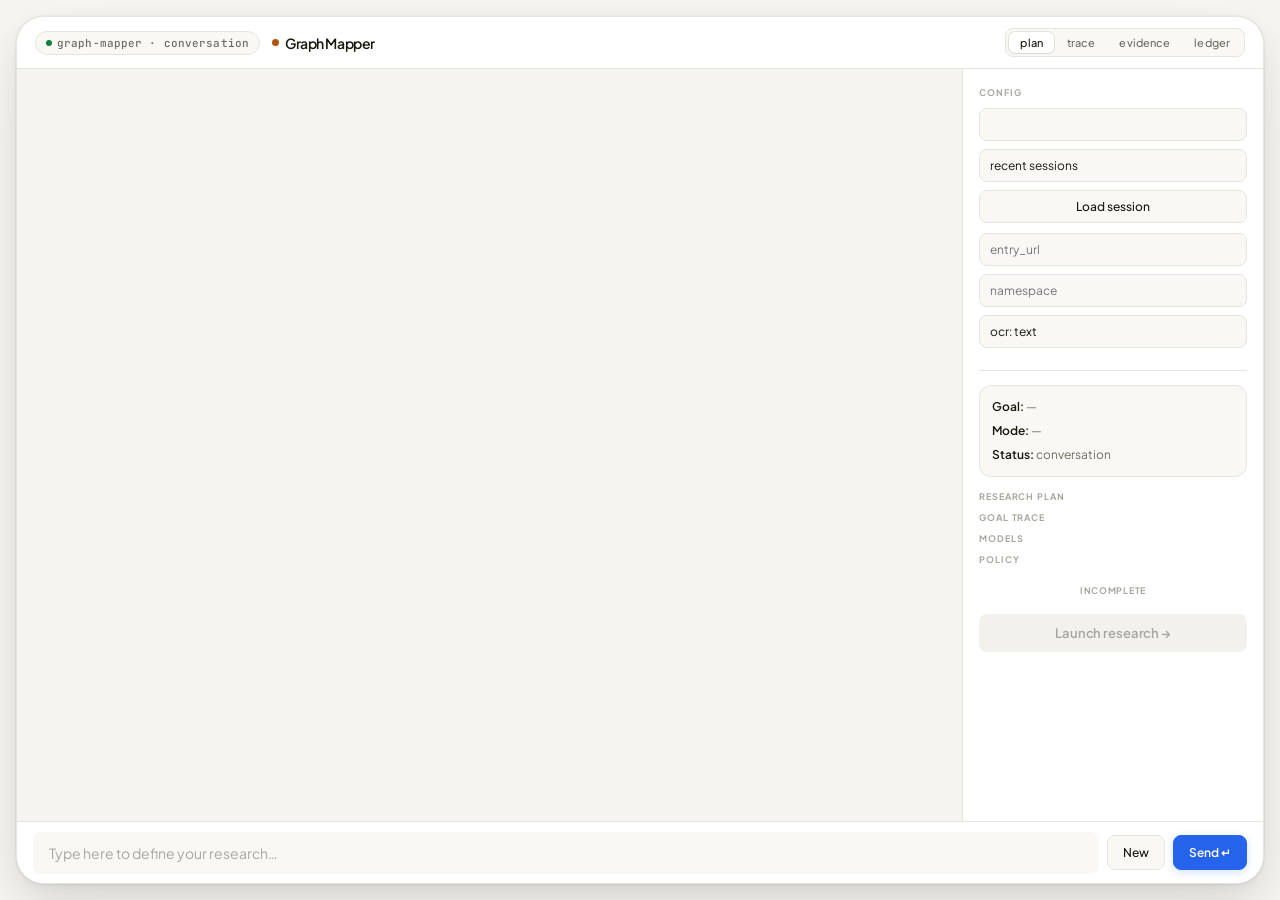
<file: graph_mapper_agent/interfaces/http/templates/index.html>
<!doctype html>
<html lang="es">
  <head>
    <meta charset="utf-8" />
    <meta name="viewport" content="width=device-width, initial-scale=1" />
    <title>Graph Mapper Agent</title>
    <link rel="preconnect" href="https://fonts.googleapis.com" />
    <link href="https://fonts.googleapis.com/css2?family=Plus+Jakarta+Sans:ital,wght@0,400;0,500;0,600;0,700;1,400&family=JetBrains+Mono:wght@400;500&display=swap" rel="stylesheet" />
    <style>
      *, *::before, *::after { box-sizing: border-box; margin: 0; padding: 0; }

      :root {
        --app-h: calc(100vh - 32px);

        /* Neutrals — warm off-white palette */
        --bg:        #F5F4F0;
        --surface:   #FFFFFF;
        --surface2:  #F9F8F5;
        --surface3:  #F2F1ED;
        --border:    #E6E4DE;
        --border2:   #D0CEC6;

        --ink:       #19180F;
        --ink-2:     #3B3A31;
        --muted:     #6E6D63;
        --faint:     #A8A79F;

        /* Status palette */
        --green:     #15803D;
        --green-bg:  #F0FDF4;
        --green-bd:  #BBF7D0;
        --amber:     #B45309;
        --amber-bg:  #FFFBEB;
        --amber-bd:  #FDE68A;
        --red:       #B91C1C;
        --red-bg:    #FEF2F2;
        --red-bd:    #FECACA;
        --blue:      #1D4ED8;
        --blue-bg:   #EFF6FF;
        --blue-bd:   #BFDBFE;
        --blue-mid:  #2563EB;   /* used for chat bubbles */
        --violet:    #6D28D9;
        --violet-bg: #F5F3FF;
        --violet-bd: #DDD6FE;

        --sans: 'Plus Jakarta Sans', system-ui, -apple-system, sans-serif;
        --mono: 'JetBrains Mono', ui-monospace, 'SF Mono', Menlo, monospace;

        --r-xs:  4px;
        --r-sm:  8px;
        --r-md:  12px;
        --r-lg:  16px;
        --r-xl:  22px;
        --r-2xl: 28px;
      }

      /* ── Scrollbars ── */
      ::-webkit-scrollbar { width: 4px; height: 4px; }
      ::-webkit-scrollbar-track { background: transparent; }
      ::-webkit-scrollbar-thumb { background: var(--border2); border-radius: 99px; }
      ::-webkit-scrollbar-thumb:hover { background: var(--faint); }

      /* ── Body ── */
      body {
        font-family: var(--sans);
        background: var(--bg);
        min-height: 100vh;
        display: flex;
        align-items: center;
        justify-content: center;
        padding: 16px;
        color: var(--ink);
        -webkit-font-smoothing: antialiased;
        -moz-osx-font-smoothing: grayscale;
      }

      /* ══════════════════════════════════════════════
         ROOT LAYOUT
      ══════════════════════════════════════════════ */
      .root {
        width: 100%;
        max-width: 1440px;
        height: var(--app-h);
        font-size: 13px;
        background: var(--surface);
        border: 1px solid var(--border);
        border-radius: var(--r-2xl);
        overflow: hidden;
        display: grid;
        grid-template-columns: minmax(0, 1fr) 320px;
        grid-template-rows: 52px 1fr 62px;
        grid-template-areas: "nav nav" "chat side" "inp inp";
        box-shadow:
          0 0 0 1px rgba(0,0,0,0.03),
          0 2px 4px rgba(0,0,0,0.04),
          0 12px 32px -4px rgba(0,0,0,0.10),
          0 40px 80px -8px rgba(0,0,0,0.06);
        transition: grid-template-columns 0.3s cubic-bezier(.4,0,.2,1);
      }
      .root[data-ui-mode="conversation"] {
        grid-template-columns: minmax(0, 1fr) 300px;
      }

      /* ══════════════════════════════════════════════
         NAV
      ══════════════════════════════════════════════ */
      .nav {
        grid-area: nav;
        display: flex;
        align-items: center;
        padding: 0 18px;
        gap: 12px;
        background: rgba(255,255,255,0.85);
        backdrop-filter: blur(20px);
        -webkit-backdrop-filter: blur(20px);
        border-bottom: 1px solid var(--border);
        z-index: 20;
      }

      .nav-status {
        display: flex;
        align-items: center;
        gap: 5px;
        padding: 4px 10px;
        border-radius: 99px;
        background: var(--surface2);
        border: 1px solid var(--border);
        cursor: default;
      }
      .nav-dot {
        width: 6px;
        height: 6px;
        border-radius: 50%;
        background: var(--border2);
        flex-shrink: 0;
        transition: background .3s;
      }
      .nav-dot.ready { background: var(--green); }
      .nav-dot.busy  { background: var(--amber); animation: throb 1.4s ease-in-out infinite; }
      .nav-dot.err   { background: var(--red); }

      @keyframes throb {
        0%,100% { opacity: 1; transform: scale(1); }
        50%      { opacity: .4; transform: scale(1.5); }
      }

      .nav-title-text {
        font: 500 11px var(--mono);
        color: var(--muted);
        letter-spacing: .01em;
        white-space: nowrap;
      }

      .nav-brand {
        flex: 1;
        font: 600 14px var(--sans);
        color: var(--ink);
        letter-spacing: -.03em;
        display: flex;
        align-items: center;
        gap: 6px;
      }
      .nav-brand-dot {
        width: 7px;
        height: 7px;
        border-radius: 50%;
        background: var(--amber);
        flex-shrink: 0;
      }

      .nav-tabs {
        display: flex;
        gap: 2px;
        background: var(--surface2);
        border: 1px solid var(--border);
        border-radius: var(--r-sm);
        padding: 3px;
      }
      .ntab {
        font: 500 11px var(--sans);
        padding: 4px 11px;
        border-radius: 6px;
        border: none;
        background: transparent;
        color: var(--muted);
        cursor: pointer;
        transition: all .15s;
        letter-spacing: .01em;
      }
      .ntab.on {
        background: var(--surface);
        color: var(--ink);
        box-shadow: 0 1px 2px rgba(0,0,0,.06), 0 0 0 1px var(--border);
      }
      .ntab:hover:not(.on) { color: var(--ink-2); }

      /* ══════════════════════════════════════════════
         CHAT
      ══════════════════════════════════════════════ */
      .chat {
        grid-area: chat;
        display: flex;
        flex-direction: column;
        gap: 14px;
        padding: 28px 28px 16px;
        overflow-y: auto;
        background: var(--bg);
        border-right: 1px solid var(--border);
      }

      .msg {
        display: flex;
        flex-direction: column;
        gap: 4px;
        max-width: 80%;
        animation: msgIn .25s cubic-bezier(.22,1,.36,1) both;
      }
      @keyframes msgIn {
        from { opacity: 0; transform: translateY(8px) scale(.985); }
        to   { opacity: 1; transform: translateY(0) scale(1); }
      }
      .msg.user   { align-self: flex-end; }
      .msg.agent  { align-self: flex-start; }
      .msg.system { align-self: center; max-width: 92%; }

      .msg-role {
        font: 700 9px var(--sans);
        letter-spacing: .08em;
        text-transform: uppercase;
        color: var(--faint);
        padding: 0 4px;
      }
      .msg.user  .msg-role { text-align: right; color: rgba(29,78,216,.55); }
      .msg.agent .msg-role { color: rgba(21,128,61,.6); }

      .msg-text {
        font-size: 14px;
        line-height: 1.65;
        padding: 13px 17px;
        border-radius: var(--r-lg);
        word-break: break-word;
        white-space: pre-wrap;
      }
      .msg.user .msg-text {
        background: var(--blue-mid);
        color: #fff;
        border-bottom-right-radius: 4px;
        box-shadow: 0 2px 12px rgba(29,78,216,.18);
      }
      .msg.user .msg-text a    { color: rgba(255,255,255,.8); text-decoration: underline; }
      .msg.user .msg-text code { background: rgba(255,255,255,.18); }
      .msg.user .msg-text pre  { background: rgba(0,0,0,.15); border: none; color: #fff; }

      .msg.agent .msg-text {
        background: var(--surface);
        border: 1px solid var(--border);
        border-bottom-left-radius: 4px;
        color: var(--ink);
        box-shadow: 0 1px 4px rgba(0,0,0,.04);
      }
      .msg.system .msg-text {
        background: transparent;
        color: var(--faint);
        font: 11px var(--mono);
        text-align: center;
        padding: 5px 14px;
        border-radius: 99px;
        border: 1px dashed var(--border2);
      }

      /* Markdown */
      .msg-text p { margin: 0 0 10px; }
      .msg-text p:last-child { margin-bottom: 0; }
      .msg-text h1,.msg-text h2,.msg-text h3 {
        font: 700 1em var(--sans); letter-spacing: -.01em;
        margin: 14px 0 6px;
      }
      .msg-text h1:first-child,.msg-text h2:first-child,.msg-text h3:first-child { margin-top:0; }
      .msg-text ul,.msg-text ol { margin: 0 0 10px 20px; }
      .msg-text li { margin: 0 0 4px; }
      .msg-text code { font: 11px var(--mono); background: var(--surface3); padding: 2px 5px; border-radius: 4px; }
      .msg-text pre {
        font: 11px/1.6 var(--mono); background: var(--surface3);
        border: 1px solid var(--border); border-radius: var(--r-sm);
        padding: 11px 13px; overflow-x: auto; margin: 0 0 10px;
      }
      .msg-text table { width: 100%; border-collapse: collapse; margin: 0 0 10px; font-size: 12px; }
      .msg-text th,.msg-text td { border: 1px solid var(--border2); padding: 7px 10px; }
      .msg-text th { background: var(--surface3); font-weight: 600; text-align: left; }
      .msg-text a { color: var(--blue-mid); text-decoration: none; font-weight: 500; }
      .msg-text a:hover { text-decoration: underline; }

      .cursor {
        display: inline-block; width: 7px; height: 14px;
        background: currentColor; opacity: .5; vertical-align: middle;
        animation: blink 1s step-end infinite;
      }
      @keyframes blink { 0%,100%{opacity:.5}50%{opacity:0} }

      .launch-inline {
        display: inline-flex; align-items: center; gap: 6px;
        margin-top: 10px; padding: 8px 14px;
        border-radius: var(--r-sm);
        background: var(--surface); border: 1px solid var(--border);
        font: 500 12px var(--sans); color: var(--ink);
        cursor: pointer; transition: all .2s;
        box-shadow: 0 1px 2px rgba(0,0,0,.05);
      }
      .launch-inline:hover,.launch-inline.go {
        border-color: var(--amber-bd); color: var(--amber);
        box-shadow: 0 4px 10px rgba(180,83,9,.08);
      }

      /* ══════════════════════════════════════════════
         SIDE SHELL
      ══════════════════════════════════════════════ */
      .side {
        grid-area: side;
        display: flex;
        flex-direction: column;
        overflow: hidden;
        background: var(--surface);
      }

      .side-panel {
        flex: 1; overflow-y: auto;
        padding: 18px 16px; display: none;
      }
      .side-panel.on {
        display: flex; flex-direction: column;
        animation: fadeIn .18s ease-out;
      }
      @keyframes fadeIn { from{opacity:0} to{opacity:1} }

      /* ══════════════════════════════════════════════
         PLAN PANEL ELEMENTS
      ══════════════════════════════════════════════ */
      .ps-label {
        font: 700 9px var(--sans);
        letter-spacing: .1em;
        text-transform: uppercase;
        color: var(--faint);
        margin-bottom: 10px;
      }

      .sel, .mini-input {
        width: 100%;
        margin: 0 0 8px;
        padding: 8px 10px;
        border-radius: var(--r-sm);
        border: 1px solid var(--border);
        background: var(--surface2);
        color: var(--ink);
        font: 12px var(--sans);
        transition: border-color .15s, box-shadow .15s;
        -webkit-appearance: none;
      }
      .sel:focus, .mini-input:focus {
        outline: none;
        border-color: var(--blue-mid);
        box-shadow: 0 0 0 3px var(--blue-bg);
        background: var(--surface);
      }

      .plan-divider { height: 1px; background: var(--border); margin: 14px 0; border: none; }

      .plan-compact {
        display: none;
        background: var(--surface2);
        border: 1px solid var(--border);
        border-radius: var(--r-md);
        padding: 12px;
        margin-bottom: 14px;
      }
      .compact-line { font: 12px var(--sans); color: var(--muted); margin-bottom: 6px; line-height: 1.5; }
      .compact-line:last-child { margin-bottom: 0; }
      .compact-line strong { color: var(--ink); font-weight: 600; }

      .root[data-ui-mode="conversation"] .plan-compact { display: block; }
      .root[data-ui-mode="conversation"] .planner-detail { display: none; }

      .plan-section { margin-bottom: 14px; }
      .ps-row {
        display: flex; justify-content: space-between; align-items: flex-start;
        gap: 10px; padding: 7px 0;
        border-bottom: 1px solid var(--border);
      }
      .ps-row:last-child { border-bottom: none; }
      .ps-key { font: 500 11px var(--sans); color: var(--muted); flex-shrink: 0; }
      .ps-val { font: 11px var(--mono); color: var(--ink); text-align: right; word-break: break-word; max-width: 65%; }
      .ps-val.empty { color: var(--border2); }

      .plan-status {
        font: 700 9px var(--sans);
        letter-spacing: .08em;
        text-transform: uppercase;
        color: var(--faint);
        text-align: center;
        padding: 10px 0;
      }
      .plan-status.complete { color: var(--green); }

      /* Goal list */
      .goal-list { display: flex; flex-direction: column; gap: 6px; margin-top: 8px; }
      .goal-item {
        padding: 10px 12px;
        border: 1px solid var(--border);
        border-radius: var(--r-md);
        background: var(--surface);
        transition: border-color .15s;
      }
      .goal-item:hover { border-color: var(--border2); }
      .goal-item.satisfied { border-color: var(--green-bd); background: var(--green-bg); }
      .goal-item-head { display: flex; justify-content: space-between; align-items: flex-start; gap: 8px; }
      .goal-item-id { font: 600 10px var(--mono); color: var(--muted); }
      .goal-item.satisfied .goal-item-id { color: var(--green); }
      .goal-item-status { font: 600 10px var(--sans); color: var(--muted); text-transform: capitalize; }
      .goal-item.satisfied .goal-item-status { color: var(--green); font-weight: 700; }
      .goal-item-label { font: 600 12px/1.4 var(--sans); color: var(--ink); margin-top: 5px; }
      .goal-item-objective {
        font: 11px/1.5 var(--sans); color: var(--muted);
        margin-top: 6px; padding: 7px 9px;
        border-radius: var(--r-xs); background: rgba(0,0,0,0.03);
        border: 1px solid var(--border);
      }
      .goal-item.satisfied .goal-item-objective { background: rgba(255,255,255,.7); border-color: var(--green-bd); }
      .goal-item-meta { font: 10px var(--mono); color: var(--faint); margin-top: 6px; }
      .goal-item-findings { font: 500 10px var(--sans); color: var(--green); margin-top: 6px; display: flex; align-items: center; gap: 4px; }
      .goal-item-filters { font: 10px/1.4 var(--mono); color: var(--muted); margin-top: 6px; white-space: pre-wrap; }

      /* Proposal/trace boxes */
      .trace-proposal {
        padding: 10px 12px;
        border: 1px solid var(--border);
        border-radius: var(--r-md);
        background: var(--surface2);
        margin-top: 8px;
      }
      .trace-proposal-summary { font: 12px/1.5 var(--sans); color: var(--ink); white-space: pre-wrap; }
      .goal-trace-pre { font: 10px/1.6 var(--mono); color: var(--muted); white-space: pre-wrap; }

      /* Buttons */
      .launch-btn {
        width: 100%; margin-top: 8px;
        padding: 11px;
        border-radius: var(--r-sm);
        border: none;
        background: var(--amber);
        font: 600 13px var(--sans);
        color: #fff;
        cursor: pointer;
        transition: all .2s;
        box-shadow: 0 2px 8px rgba(180,83,9,.2);
        letter-spacing: -.01em;
      }
      .launch-btn:hover:not(:disabled) { background: #92400E; transform: translateY(-1px); box-shadow: 0 6px 16px rgba(180,83,9,.24); }
      .launch-btn:disabled { background: var(--surface3); color: var(--faint); cursor: not-allowed; box-shadow: none; }

      #load-session-btn {
        width: 100%; margin-bottom: 10px;
        padding: 8px 12px;
        border-radius: var(--r-sm);
        border: 1px solid var(--border);
        background: var(--surface2);
        font: 500 12px var(--sans); color: var(--ink);
        cursor: pointer; transition: all .15s;
      }
      #load-session-btn:hover { background: var(--surface); border-color: var(--border2); }
      #load-session-btn:disabled { opacity: .4; cursor: not-allowed; }

      /* ══════════════════════════════════════════════
         TRACE PANEL — BEAUTIFUL TIMELINE
      ══════════════════════════════════════════════ */
      #trace-list {
        position: relative;
        display: flex;
        flex-direction: column;
      }

      .trace-item {
        position: relative;
        display: flex;
        gap: 0;
        padding: 0 0 20px 34px;
      }
      .trace-item:last-child { padding-bottom: 4px; }

      /* Vertical line */
      .trace-item::before {
        content: '';
        position: absolute;
        left: 10px;
        top: 26px;
        bottom: 0;
        width: 1px;
        background: linear-gradient(to bottom, var(--border2) 0%, var(--border) 100%);
      }
      .trace-item:last-child::before { display: none; }

      /* Icon node */
      .ti-icon {
        position: absolute;
        left: 0; top: 1px;
        width: 21px; height: 21px;
        border-radius: 50%;
        border: 1.5px solid var(--border2);
        display: flex; align-items: center; justify-content: center;
        font: 700 9px var(--sans);
        background: var(--surface);
        color: var(--muted);
        z-index: 2;
        transition: all .2s;
      }
      .ti-icon.ok   { border-color: var(--green-bd); color: var(--green); background: var(--green-bg); }
      .ti-icon.warn { border-color: var(--amber-bd); color: var(--amber); background: var(--amber-bg); }
      .ti-icon.err  { border-color: var(--red-bd);   color: var(--red);   background: var(--red-bg); }

      .ti-body { flex: 1; min-width: 0; }
      .ti-head {
        display: flex; align-items: flex-start;
        justify-content: space-between;
        gap: 8px; margin-bottom: 2px;
      }
      .ti-action {
        font: 600 12px var(--sans);
        color: var(--ink);
        overflow: hidden; text-overflow: ellipsis; white-space: nowrap;
      }
      .ti-url, .ti-meta {
        font: 10px var(--mono); color: var(--faint);
        overflow: hidden; text-overflow: ellipsis; white-space: nowrap;
        margin-top: 2px;
      }

      /* Stage badge */
      .ti-stage {
        display: inline-flex; align-items: center;
        padding: 2px 7px;
        border-radius: 99px;
        border: 1px solid var(--border);
        background: var(--surface2);
        font: 700 8px var(--sans);
        letter-spacing: .05em;
        text-transform: uppercase;
        color: var(--muted);
        white-space: nowrap;
        flex-shrink: 0;
      }
      .ti-stage.ok   { border-color: var(--green-bd); color: var(--green); background: var(--green-bg); }
      .ti-stage.warn { border-color: var(--amber-bd); color: var(--amber); background: var(--amber-bg); }
      .ti-stage.err  { border-color: var(--red-bd);   color: var(--red);   background: var(--red-bg); }

      /* LLM call block — violet accent */
      .ti-llm {
        margin-top: 8px;
        border: 1px solid var(--violet-bd);
        border-radius: var(--r-sm);
        background: var(--violet-bg);
        overflow: hidden;
      }
      .ti-llm-label {
        font: 700 8px var(--sans);
        letter-spacing: .1em;
        text-transform: uppercase;
        color: var(--violet);
        padding: 7px 10px 2px;
      }
      .ti-llm-text {
        font: 10px/1.6 var(--mono);
        color: var(--ink-2);
        white-space: pre-wrap; word-break: break-word;
        padding: 2px 10px 8px;
        max-height: 140px; overflow-y: auto;
      }
      .ti-llm-text + .ti-llm-label { padding-top: 2px; border-top: 1px solid var(--violet-bd); }
      .ti-llm-toggle {
        display: block; width: 100%;
        padding: 5px 10px;
        border: none; border-top: 1px solid var(--violet-bd);
        background: rgba(109,40,217,.04);
        font: 500 9px var(--sans); color: var(--violet);
        cursor: pointer; transition: background .15s;
        text-align: left;
      }
      .ti-llm-toggle:hover { background: rgba(109,40,217,.09); }

      /* Evidence cards embedded in trace */
      .trace-card {
        margin-top: 8px;
        padding: 10px 12px;
        border: 1px solid var(--border);
        border-radius: var(--r-sm);
        background: var(--surface);
        box-shadow: 0 1px 3px rgba(0,0,0,.04);
      }
      .trace-shot {
        display: block; width: 100%;
        max-height: 160px; object-fit: cover;
        border-radius: var(--r-xs);
        border: 1px solid var(--border);
        margin-top: 8px;
      }
      .trace-summary {
        font: 12px/1.5 var(--sans); color: var(--ink);
        white-space: pre-wrap; word-break: break-word;
        margin-top: 5px;
      }

      /* ══════════════════════════════════════════════
         EVIDENCE PANEL — KIND-CODED CARDS
      ══════════════════════════════════════════════ */
      #ev-list {
        display: flex;
        flex-direction: column;
        gap: 6px;
      }

      .ev-item {
        border-radius: var(--r-md);
        background: var(--surface);
        border: 1px solid var(--border);
        overflow: hidden;
        transition: border-color .15s, box-shadow .15s;
      }
      .ev-item:hover { border-color: var(--border2); box-shadow: 0 2px 8px rgba(0,0,0,.05); }

      /* Color stripe on top per kind — applied via CSS data approach */
      .ev-item-inner {
        padding: 11px 12px;
        border-top: 3px solid var(--border);
      }
      /* We can't dynamically set border color per kind via CSS alone without JS, 
         so we use a versatile approach — the JS adds ev-kind text; we'll theme the
         stripe using a wrapper class applied by the JS generateHTML for ev-item.
         Since JS is unchanged, we style the .ev-kind label itself with a badge. */

      .ev-kind {
        font: 700 9px var(--sans);
        letter-spacing: .07em;
        text-transform: uppercase;
        margin-bottom: 7px;
        display: inline-flex;
        align-items: center;
        gap: 5px;
        padding: 3px 8px;
        border-radius: 99px;
        background: var(--surface3);
        color: var(--muted);
        border: 1px solid var(--border);
      }

      /* Since we can't inspect text content via CSS easily, give ev-item a clean universal style */
      .ev-text {
        font: 13px/1.6 var(--sans);
        color: var(--ink);
        word-break: break-word;
        white-space: pre-wrap;
        margin-bottom: 6px;
      }
      .ev-src, .ev-meta {
        font: 10px var(--mono); color: var(--faint);
        margin-top: 4px;
        overflow: hidden; text-overflow: ellipsis; white-space: nowrap;
      }

      /* Detail grid (evidence rows) */
      .ev-grid {
        margin-top: 8px;
        border: 1px solid var(--border);
        border-radius: var(--r-xs);
        overflow: hidden;
        background: var(--surface2);
      }
      .ev-row { display: flex; }
      .ev-row span {
        padding: 4px 8px;
        font: 10px var(--mono);
        border-bottom: 1px solid var(--border);
      }
      .ev-row:last-child span { border-bottom: none; }
      .ev-row span:first-child {
        color: var(--faint); white-space: nowrap;
        border-right: 1px solid var(--border);
        min-width: 90px; flex-shrink: 0;
      }
      .ev-row span:last-child { color: var(--ink-2); word-break: break-all; flex: 1; }

      /* ══════════════════════════════════════════════
         LEDGER PANEL — STRUCTURED DATA
      ══════════════════════════════════════════════ */
      .ledger-grid {
        display: grid;
        grid-template-columns: repeat(2, 1fr);
        gap: 8px;
        margin-bottom: 14px;
      }
      .ledger-card {
        padding: 12px;
        border: 1px solid var(--border);
        border-radius: var(--r-md);
        background: var(--surface2);
      }
      .ledger-title {
        font: 700 8px var(--sans);
        letter-spacing: .1em;
        text-transform: uppercase;
        color: var(--faint);
        margin-bottom: 8px;
        display: flex;
        align-items: center;
        gap: 6px;
      }
      .ledger-title::after {
        content: '';
        flex: 1;
        height: 1px;
        background: var(--border);
      }
      .ledger-value { font: 11px/1.75 var(--mono); color: var(--ink); }

      .ledger-list { display: flex; flex-direction: column; }
      .ledger-row {
        display: flex; justify-content: space-between; align-items: center;
        gap: 8px; padding: 5px 0;
        border-bottom: 1px solid var(--border);
      }
      .ledger-row:last-child { border-bottom: none; }
      .ledger-row span:first-child { font: 10px var(--mono); color: var(--muted); }
      .ledger-row span:last-child { font: 600 11px var(--mono); color: var(--ink); }

      /* Evidence in ledger — timeline */
      .ledger-evidence-table { display: flex; flex-direction: column; gap: 5px; margin-top: 10px; }
      .ledger-ev {
        padding: 9px 12px;
        border: 1px solid var(--border);
        border-radius: var(--r-sm);
        background: var(--surface);
        position: relative;
        overflow: hidden;
      }
      .ledger-ev::before {
        content: '';
        position: absolute;
        left: 0; top: 0; bottom: 0;
        width: 3px;
        background: var(--border2);
        border-radius: var(--r-md) 0 0 var(--r-md);
      }
      .ledger-ev-head {
        display: flex; justify-content: space-between; gap: 8px; margin-bottom: 5px;
      }
      .ledger-ev-head span:first-child {
        font: 700 9px var(--sans); letter-spacing: .07em;
        text-transform: uppercase; color: var(--blue-mid);
      }
      .ledger-ev-head span:last-child { font: 9px var(--mono); color: var(--faint); }
      .ledger-ev-body { font: 10px/1.55 var(--mono); color: var(--muted); white-space: pre-wrap; word-break: break-word; }

      .ledger-json {
        font: 10px/1.65 var(--mono); color: var(--muted);
        background: var(--surface2); border: 1px solid var(--border);
        border-radius: var(--r-xs);
        padding: 10px 12px;
        overflow-x: auto; max-height: 180px;
        white-space: pre-wrap;
      }

      /* ══════════════════════════════════════════════
         INPUT BAR
      ══════════════════════════════════════════════ */
      .inp-row {
        grid-area: inp;
        display: flex; align-items: center;
        gap: 8px; padding: 0 16px;
        background: var(--surface);
        border-top: 1px solid var(--border);
      }

      .inp {
        flex: 1;
        font: 14px var(--sans);
        background: var(--surface2);
        border: 1px solid transparent;
        border-radius: var(--r-sm);
        padding: 11px 15px;
        color: var(--ink);
        outline: none;
        transition: all .15s;
      }
      .inp:focus {
        background: var(--surface);
        border-color: var(--blue-mid);
        box-shadow: 0 0 0 3px var(--blue-bg);
      }
      .inp::placeholder { color: var(--faint); }

      .sbtn {
        font: 500 12px var(--sans);
        padding: 9px 15px;
        border-radius: var(--r-sm);
        border: 1px solid var(--border);
        background: var(--surface2);
        color: var(--ink);
        cursor: pointer;
        white-space: nowrap;
        transition: all .15s;
      }
      .sbtn:hover:not(:disabled) { background: var(--surface); border-color: var(--border2); }
      .sbtn:disabled { opacity: .4; cursor: not-allowed; }

      #sbtn {
        background: var(--blue-mid); color: #fff;
        border-color: var(--blue-mid);
        font-weight: 600;
        box-shadow: 0 2px 8px rgba(37,99,235,.2);
      }
      #sbtn:hover:not(:disabled) { background: var(--blue); border-color: var(--blue); }

      /* Empty state */
      .empty-hint {
        font: 11px var(--sans);
        color: var(--faint);
        text-align: center;
        padding: 28px 0;
        font-style: italic;
        letter-spacing: .01em;
      }

      /* ══════════════════════════════════════════════
         RESPONSIVE
      ══════════════════════════════════════════════ */
      @media (max-width: 860px) {
        body { padding: 0; background: var(--surface); }
        .root {
          grid-template-columns: 1fr;
          grid-template-rows: 52px minmax(300px, 1fr) 280px 62px;
          grid-template-areas: "nav" "chat" "side" "inp";
          border-radius: 0;
          height: 100vh;
        }
        .chat { border-right: none; border-bottom: 1px solid var(--border); }
      }
    </style>
  </head>
  <body>
    <div class="root" id="root" data-ui-mode="conversation">

      <!-- ── NAV ── -->
      <div class="nav">
        <div class="nav-status">
          <div class="nav-dot ready" id="nd"></div>
          <span class="nav-title-text" id="ntitle">graph-mapper · conversation</span>
        </div>
        <div class="nav-brand">
          <div class="nav-brand-dot"></div>
          Graph Mapper
        </div>
        <div class="nav-tabs">
          <button class="ntab on" data-panel="plan">plan</button>
          <button class="ntab" data-panel="trace">trace</button>
          <button class="ntab" data-panel="ev">evidence</button>
          <button class="ntab" data-panel="ledger">ledger</button>
        </div>
      </div>

      <!-- ── CHAT ── -->
      <div class="chat" id="chat"></div>

      <!-- ── SIDE ── -->
      <div class="side">

        <!-- PLAN PANEL -->
        <div class="side-panel on" id="panel-plan">
          <div class="ps-label">config</div>
          <select class="sel" id="profile"></select>
          <select class="sel" id="recent-sessions">
            <option value="">recent sessions</option>
          </select>
          <button class="sbtn" id="load-session-btn" style="width:100%;margin-bottom:10px;">
            Load session
          </button>
          <input class="mini-input" id="entry-url" placeholder="entry_url" />
          <input class="mini-input" id="source-namespace" placeholder="namespace" />
          <select class="sel" id="ocr-mode">
            <option value="text">ocr: text</option>
            <option value="table">ocr: table</option>
            <option value="figure">ocr: figure</option>
          </select>

          <div class="plan-divider"></div>

          <!-- Compact view (conversation mode) -->
          <div class="plan-compact" id="plan-compact">
            <div class="compact-line"><strong>Goal:</strong> <span id="compact-goal">—</span></div>
            <div class="compact-line"><strong>Mode:</strong> <span id="compact-mode">—</span></div>
            <div class="compact-line"><strong>Status:</strong> <span id="compact-status">conversation</span></div>
          </div>

          <!-- Detailed plan (planner/running mode) -->
          <div class="ps-label">research plan</div>
          <div class="plan-section planner-detail">
            <div class="ps-row"><span class="ps-key">request</span><span class="ps-val empty" id="p-raw-goal">—</span></div>
            <div class="ps-row"><span class="ps-key">goal</span><span class="ps-val empty" id="p-goal">—</span></div>
            <div class="ps-row"><span class="ps-key">intent</span><span class="ps-val empty" id="p-goal-intent">—</span></div>
            <div class="ps-row"><span class="ps-key">entry_url</span><span class="ps-val empty" id="p-url">—</span></div>
            <div class="ps-row"><span class="ps-key">namespace</span><span class="ps-val empty" id="p-ns">—</span></div>
            <div class="ps-row"><span class="ps-key">mode</span><span class="ps-val empty" id="p-mode">—</span></div>
            <div class="ps-row"><span class="ps-key">goals</span><span class="ps-val empty" id="p-goals-count">—</span></div>
            <div class="goal-list" id="goal-list">
              <div class="empty-hint">no active goals yet</div>
            </div>
          </div>

          <div class="plan-divider planner-detail"></div>
          <div class="ps-label">goal trace</div>
          <div class="plan-section planner-detail">
            <div class="ps-row"><span class="ps-key">proposal</span><span class="ps-val empty" id="p-proposal-id">—</span></div>
            <div class="ps-row"><span class="ps-key">version</span><span class="ps-val empty" id="p-proposal-version">—</span></div>
            <div class="ps-row"><span class="ps-key">status</span><span class="ps-val empty" id="p-proposal-status">—</span></div>
            <div class="ps-row"><span class="ps-key">planner notes</span><span class="ps-val empty" id="p-planning-notes">—</span></div>
            <div class="trace-proposal" id="proposal-summary-box">
              <div class="empty-hint">no summary yet</div>
            </div>
            <div class="trace-proposal" id="goal-trace-box">
              <div class="empty-hint">no goal trace yet</div>
            </div>
          </div>

          <div class="plan-divider planner-detail"></div>
          <div class="ps-label">models</div>
          <div class="plan-section planner-detail">
            <div class="ps-row"><span class="ps-key">primary</span><span class="ps-val empty" id="p-llm">—</span></div>
            <div class="ps-row"><span class="ps-key">ocr/visual</span><span class="ps-val empty" id="p-ocr">—</span></div>
            <div class="ps-row"><span class="ps-key">validation</span><span class="ps-val empty" id="p-val">—</span></div>
          </div>

          <div class="plan-divider planner-detail"></div>
          <div class="ps-label">policy</div>
          <div class="plan-section planner-detail">
            <div class="ps-row"><span class="ps-key">download</span><span class="ps-val empty" id="p-dl">—</span></div>
            <div class="ps-row"><span class="ps-key">persistence</span><span class="ps-val empty" id="p-persist">—</span></div>
            <div class="ps-row"><span class="ps-key">decider</span><span class="ps-val empty" id="p-decider">—</span></div>
            <div class="ps-row"><span class="ps-key">planner</span><span class="ps-val empty" id="p-planner">—</span></div>
          </div>

          <div class="plan-divider planner-detail"></div>
          <div class="plan-status" id="plan-status">incomplete</div>
          <button class="launch-btn" id="launch-btn" disabled>
            Launch research →
          </button>
        </div>

        <!-- TRACE PANEL -->
        <div class="side-panel" id="panel-trace">
          <div class="ps-label">live trace</div>
          <div id="trace-list">
            <div class="empty-hint">no activity yet</div>
          </div>
        </div>

        <!-- EVIDENCE PANEL -->
        <div class="side-panel" id="panel-ev">
          <div class="ps-label">evidence</div>
          <div id="ev-list">
            <div class="empty-hint">no evidence yet</div>
          </div>
        </div>

        <!-- LEDGER PANEL -->
        <div class="side-panel" id="panel-ledger">
          <div class="ps-label">ledger</div>
          <div id="ledger-view">
            <div class="empty-hint">no data yet</div>
          </div>
        </div>

      </div><!-- /side -->

      <!-- ── INPUT ROW ── -->
      <div class="inp-row">
        <input class="inp" id="inp"
          placeholder="Type here to define your research…"
          autocomplete="off" />
        <button class="sbtn" id="clear-btn">New</button>
        <button class="sbtn" id="sbtn">Send ↵</button>
      </div>

    </div><!-- /root -->

    <script>
      // ======================================================================
      // STATE
      // ======================================================================
      const state = {
        profiles: {{ profiles|tojson }},
        selectedProfile: null,
        recentSessions: [],
        draftMessages:[],
        plan: {
          rawGoal: null, goal: null, goalTrace: null, goalIntent: null,
          proposalId: null, proposalVersion: null, proposalStatus: null,
          proposalSummary: null, planningNotes: null, goalConditions:[],
          goalProgress: null, hasStructuredPlan: false,
          launchReady: false, launchReadyEffective: false,
          planState: "conversation",
          url: null, ns: null, mode: null, llm: null, ocr: null,
          ocrMode: 'text', val: null, dl: null,
          allowArtifactDownload: true, persist: null,
          decider: null, planner: null, followUpContext: {}
        },
        ledger: { session: null, run: null, evidence:[] },
        currentJobId: null, currentRunId: null, currentSessionId: null,
        pollTimer: null, launched: false, busy: false, uiMode: 'conversation'
      };

      const $ = (id) => document.getElementById(id);
      const chatEl=$("chat"), inp=$("inp"), sendBtn=$("sbtn"), clearBtn=$("clear-btn"),
            launchBtn=$("launch-btn"), loadSessionBtn=$("load-session-btn"),
            recentSessionsEl=$("recent-sessions"), entryUrlEl=$("entry-url"),
            nsEl=$("source-namespace"), ocrModeEl=$("ocr-mode"),
            profileEl=$("profile"), rootEl=$("root");

      window.addEventListener("error",(event)=>{
        console.error("ui_error",event.error||event.message||event);
        try{addDraftMessage("system",`UI error: ${String((event&&event.message)||event.error||event)}`);}catch(_){}
      });
      window.addEventListener("unhandledrejection",(event)=>{
        console.error("ui_rejection",event.reason||event);
        try{addDraftMessage("system",`UI rejection: ${String((event&&event.reason)||event)}`);}catch(_){}
      });

      function boot(){
        try{renderProfiles();}catch(e){console.error("boot_render_profiles_error",e);}
        try{bindEvents();}catch(e){console.error("boot_bind_events_error",e);}
        try{if(Array.isArray(state.profiles)&&state.profiles.length) applyProfile(state.profiles[0].name);}catch(e){console.error("boot_apply_profile_error",e);}
        try{fetchRecentSessions();}catch(e){console.error("boot_recent_sessions_error",e);}
        try{addDraftMessage("agent","Hi. I am your research agent. Tell me what you want to investigate and while we talk, I will be building the plan on the right side.");}catch(e){console.error("boot_greeting_error",e);}
        try{renderPlan();}catch(e){console.error("boot_render_plan_error",e);try{addDraftMessage("system",String(e.message||e));}catch(_){}}
      }

      function bindEvents(){
        if(sendBtn) sendBtn.addEventListener("click",sendMessage);
        if(clearBtn) clearBtn.addEventListener("click",resetConversation);
        if(launchBtn) launchBtn.addEventListener("click",launchRun);
        if(loadSessionBtn) loadSessionBtn.addEventListener("click",loadSelectedSession);
        if(inp) inp.addEventListener("keydown",(e)=>{if(e.key==="Enter"&&!e.shiftKey){e.preventDefault();sendMessage();}});
        if(profileEl) profileEl.addEventListener("change",(e)=>applyProfile(e.target.value));
        if(ocrModeEl) ocrModeEl.addEventListener("change",(e)=>{state.plan.ocrMode=e.target.value||'text';renderPlan();});
        document.querySelectorAll(".ntab").forEach((btn)=>btn.addEventListener("click",()=>showPanel(btn.dataset.panel,btn)));
      }

      function renderProfiles(){
        if(!profileEl) return;
        profileEl.innerHTML=state.profiles.map((p)=>`<option value="${escapeHtml(p.name)}">${escapeHtml(p.name)}</option>`).join("");
      }

      function renderRecentSessions(){
        if(!recentSessionsEl) return;
        const current=recentSessionsEl.value;
        const safeItems=Array.isArray(state.recentSessions)?state.recentSessions.filter((item)=>item&&typeof item==="object"):[];
        const options=['<option value="">recent sessions</option>'].concat(safeItems.map((item)=>`<option value="${escapeHtmlAttr(item.session_id||'')}">${escapeHtml(sessionPreview(item))}</option>`));
        recentSessionsEl.innerHTML=options.join("");
        if(current&&safeItems.some((item)=>item.session_id===current)) recentSessionsEl.value=current;
      }

      async function safeFetchJson(url,options){
        const response=await fetch(url,options);
        const rawText=await response.text();
        let data=null;
        if(rawText){try{data=JSON.parse(rawText);}catch(e){throw new Error(rawText||`Invalid response for ${url}`);}}
        else{data={};}
        if(!response.ok) throw new Error((data&&(data.error||data.message))||rawText||`Request failed: ${url}`);
        return data;
      }

      async function fetchRecentSessions(){
        try{
          const data=await safeFetchJson('/api/sessions?limit=20');
          state.recentSessions=Array.isArray(data.items)?data.items:[];
          renderRecentSessions();
        }catch(e){
          console.error('recent_sessions_error',e);
          state.recentSessions=[];
          renderRecentSessions();
          addDraftMessage("system",String(e.message||e));
        }
      }

      function sessionPreview(item){
        const kind=String(item.session_kind||'session');
        const sid=String(item.session_id||'').trim();
        const preview=extractSessionPreview(item);
        return preview?`${sid} · ${kind} · ${preview}`:`${sid} · ${kind}`;
      }

      function extractSessionPreview(item){
        const content=item.last_message_content_json||{};
        if(typeof content==='string') return trimLong(content,80);
        if(content&&typeof content==='object'){return trimLong(String(content.answer||content.summary||content.text||content.goal||''),80);}
        return '';
      }

      async function loadSelectedSession(){
        const sessionId=recentSessionsEl&&recentSessionsEl.value?recentSessionsEl.value.trim():'';
        if(!sessionId||state.busy) return;
        state.busy=true; sendBtn.disabled=true;
        if(loadSessionBtn) loadSessionBtn.disabled=true;
        setBusy('busy','graph-mapper · loading session…');
        try{
          const data=await safeFetchJson('/api/plan/load-session',{method:'POST',headers:{'Content-Type':'application/json'},body:JSON.stringify({session_id:sessionId,profile_name:profileEl.value})});
          state.currentSessionId=sessionId;
          state.currentJobId=null;
          state.currentRunId=data.last_run_id||null;
          state.launched=false;
          stopPolling();
          if(data.state&&data.state.plan) applyPlan(data.state.plan);
          if(data.state&&data.state.messages) setDraftMessages(data.state.messages);
          state.ledger.session=data.session||null;
          state.ledger.run=null;
          state.ledger.evidence=[];
          if(state.plan.url) entryUrlEl.value=state.plan.url;
          if(state.plan.ns) nsEl.value=state.plan.ns;
          if(state.currentRunId){
            const runData=await safeFetchJson(`/api/runs/${encodeURIComponent(state.currentRunId)}`);
            state.ledger.run=runData;
            const evData=await safeFetchJson(`/api/evidence?run_id=${encodeURIComponent(state.currentRunId)}&limit=80`);
            state.ledger.evidence=evData.items||[];
            renderEvidence(state.ledger.evidence);
            if(state.ledger.run){renderTrace(state.ledger.run,state.ledger.evidence);}
          }else{
            renderEvidence([]);
            $("trace-list").innerHTML='<div class="empty-hint">no activity yet</div>';
          }
          renderLedger();
          setUiMode((data.state&&data.state.suggested_mode)||'conversation');
        }catch(e){
          addDraftMessage('system',String(e.message||e));
          setBusy('err','graph-mapper · error');
        }finally{
          state.busy=false; sendBtn.disabled=false;
          if(loadSessionBtn) loadSessionBtn.disabled=false;
          renderPlan(); inp.focus();
        }
      }

      function applyProfile(name){
        const profile=state.profiles.find((item)=>item.name===name);
        if(!profile) return;
        state.selectedProfile=profile;
        entryUrlEl.value=profile.entry_url||"";
        nsEl.value=profile.source_namespace||"generic";
        if(ocrModeEl) ocrModeEl.value=profile.ocr_mode||'text';
        state.plan.rawGoal=null; state.plan.goal=null; state.plan.goalTrace=null;
        state.plan.goalIntent=null; state.plan.proposalId=null;
        state.plan.proposalVersion=null; state.plan.proposalStatus=null;
        state.plan.proposalSummary=null; state.plan.planningNotes=null;
        state.plan.goalConditions=[]; state.plan.goalProgress=null;
        state.plan.hasStructuredPlan=false; state.plan.launchReady=false;
        state.plan.launchReadyEffective=false; state.plan.planState="conversation";
        state.plan.url=profile.entry_url||null;
        state.plan.ns=profile.source_namespace||"generic";
        state.plan.mode=profile.research_mode||"collect_artifacts";
        state.plan.llm=profile.principal_model||null;
        state.plan.ocr=profile.ocr_model||null;
        state.plan.ocrMode=profile.ocr_mode||'text';
        state.plan.val=profile.validation_model||null;
        state.plan.allowArtifactDownload=Boolean(profile.allow_artifact_download??true);
        state.plan.dl=state.plan.allowArtifactDownload?"yes":"no";
        state.plan.persist=profile.artifact_persistence_mode||null;
        state.plan.decider=profile.decision_mode||"llm";
        state.plan.planner="profile";
        state.plan.followUpContext={};
        renderPlan();
      }

      function showPanel(name,btn){
        ["plan","trace","ev","ledger"].forEach((p)=>$("panel-"+p).classList.toggle("on",p===name));
        document.querySelectorAll(".ntab").forEach((b)=>b.classList.remove("on"));
        if(btn) btn.classList.add("on");
      }

      function setBusy(kind,text){
        const dot=$("nd");
        dot.className="nav-dot "+kind;
        $("ntitle").textContent=text;
      }

      function setUiMode(mode){
        state.uiMode=mode;
        if(rootEl) rootEl.setAttribute("data-ui-mode",mode);
        if(mode==="planner"){
          showPanel("plan",document.querySelector('.ntab[data-panel="plan"]'));
          setBusy(state.busy?'busy':'ready',"graph-mapper · planner");
          renderCompactPlan(); return;
        }
        if(mode==="running"){
          showPanel("trace",document.querySelector('.ntab[data-panel="trace"]'));
          setBusy("busy","graph-mapper · researching…");
          renderCompactPlan(); return;
        }
        showPanel("plan",document.querySelector('.ntab[data-panel="plan"]'));
        setBusy(state.busy?'busy':'ready',"graph-mapper · conversation");
        renderCompactPlan();
      }

      function applyPlan(plan){
        state.plan.rawGoal=plan.raw_goal||null;
        state.plan.goal=plan.goal||null;
        state.plan.goalTrace=plan.goal_trace||null;
        state.plan.goalIntent=plan.goal_intent||null;
        state.plan.proposalId=plan.proposal_id||null;
        state.plan.proposalVersion=plan.proposal_version??null;
        state.plan.proposalStatus=plan.proposal_status||null;
        state.plan.proposalSummary=plan.proposal_summary||null;
        state.plan.planningNotes=plan.planning_notes||null;
        state.plan.goalConditions=Array.isArray(plan.goal_conditions)?plan.goal_conditions:[];
        state.plan.goalProgress=(plan.goal_progress&&typeof plan.goal_progress==="object")?plan.goal_progress:null;
        state.plan.hasStructuredPlan=Boolean(plan.has_structured_plan);
        state.plan.launchReady=Boolean(plan.launch_ready);
        state.plan.launchReadyEffective=Boolean(plan.launch_ready_effective??plan.ready_to_launch??plan.launch_ready);
        state.plan.planState=String(plan.plan_state||"conversation");
        state.plan.url=plan.entry_url||null;
        state.plan.ns=plan.source_namespace||"generic";
        state.plan.mode=plan.research_mode||null;
        state.plan.llm=plan.principal_model||null;
        state.plan.ocr=plan.ocr_model||null;
        state.plan.ocrMode=plan.ocr_mode||state.plan.ocrMode||'text';
        state.plan.followUpContext=(plan.follow_up_context&&typeof plan.follow_up_context==="object")?plan.follow_up_context:{};
        if(ocrModeEl&&ocrModeEl.value!==String(state.plan.ocrMode||'text')){ocrModeEl.value=String(state.plan.ocrMode||'text');}
        state.plan.val=plan.validation_model||null;
        state.plan.allowArtifactDownload=Boolean(plan.allow_artifact_download??true);
        state.plan.dl=state.plan.allowArtifactDownload?"yes":"no";
        state.plan.persist=plan.artifact_persistence_mode||null;
        state.plan.decider=plan.decision_mode||null;
        state.plan.planner=plan.planner_backend||null;
        renderPlan();
      }

      function setDraftMessages(messages){
        state.draftMessages=(messages||[]).map((item)=>({role:item.role,text:item.text,withLaunch:Boolean(item.with_launch)}));
        renderDraftMessages();
      }
      function addDraftMessage(role,text,withLaunch=false){
        state.draftMessages.push({role,text,withLaunch});
        renderDraftMessages();
      }
      function renderDraftMessages(){
        chatEl.innerHTML="";
        for(const msg of state.draftMessages){
          const d=document.createElement("div");
          d.className="msg "+msg.role;
          d.innerHTML=`<div class="msg-role">${msg.role==="agent"?"agent":msg.role==="user"?"you":"system"}</div><div class="msg-text">${renderMessageHtml(msg.text,msg.role)}</div>`;
          if(msg.withLaunch&&!state.launched&&!state.busy){
            const b=document.createElement("button");
            b.className="launch-inline go";
            b.textContent="Launch research →";
            b.onclick=launchRun;
            d.appendChild(b);
          }
          chatEl.appendChild(d);
        }
        chatEl.scrollTop=chatEl.scrollHeight;
      }

      function renderPlan(){
        setPlanValue("raw-goal",state.plan.rawGoal);
        setPlanValue("goal",state.plan.goal);
        setPlanValue("goal-intent",state.plan.goalIntent);
        setPlanValue("url",state.plan.url||entryUrlEl.value.trim());
        setPlanValue("ns",state.plan.ns||nsEl.value.trim());
        setPlanValue("mode",state.plan.mode);
        setPlanValue("llm",state.plan.llm);
        setPlanValue("ocr",[state.plan.ocr,state.plan.ocrMode?`mode:${state.plan.ocrMode}`:null].filter(Boolean).join(" · "));
        if(ocrModeEl&&ocrModeEl.value!==String(state.plan.ocrMode||'text')){ocrModeEl.value=String(state.plan.ocrMode||'text');}
        setPlanValue("val",state.plan.val);
        setPlanValue("dl",state.plan.dl);
        setPlanValue("persist",state.plan.persist);
        setPlanValue("decider",state.plan.decider);
        setPlanValue("planner",state.plan.planner);
        const gp=state.plan.goalProgress||{};
        const totalGoals=Number.isFinite(gp.total)?gp.total:state.plan.goalConditions.length;
        const satisfiedGoals=Number.isFinite(gp.satisfied)?gp.satisfied:null;
        const pendingGoals=Number.isFinite(gp.pending)?gp.pending:null;
        let goalsCountText=null;
        if(totalGoals){
          goalsCountText=String(totalGoals);
          if(satisfiedGoals!==null&&pendingGoals!==null){goalsCountText=`${totalGoals} · ok:${satisfiedGoals} · pending:${pendingGoals}`;}
        }
        setPlanValue("goals-count",goalsCountText);
        setPlanValue("proposal-id",state.plan.proposalId);
        setPlanValue("proposal-version",state.plan.proposalVersion!=null?String(state.plan.proposalVersion):null);
        setPlanValue("proposal-status",state.plan.proposalStatus);
        setPlanValue("planning-notes",state.plan.planningNotes);
        renderGoalConditions();
        renderProposalSummary();
        renderGoalTraceBlock();
        renderCompactPlan();
        const ready=Boolean(state.plan.launchReadyEffective);
        const planState=String(state.plan.planState||"conversation");
        $("plan-status").textContent=ready?"ready to launch":planState==="draft"?"draft":"conversation";
        $("plan-status").className="plan-status"+(ready?" complete":"");
        launchBtn.disabled=!ready||state.busy||state.launched;
      }

      function renderCompactPlan(){
        const goal=$("compact-goal"),mode=$("compact-mode"),status=$("compact-status");
        if(goal) goal.textContent=(state.plan.proposalSummary||state.plan.goal||state.plan.rawGoal||"—");
        if(mode) mode.textContent=(state.plan.mode||"—");
        if(status){
          const ps=String(state.plan.planState||"conversation");
          const gp=state.plan.goalProgress||{};
          const satisfied=Number.isFinite(gp.satisfied)?gp.satisfied:null;
          const pending=Number.isFinite(gp.pending)?gp.pending:null;
          if(state.uiMode==="running"){status.textContent="corriendo";return;}
          if(ps==="ready"){status.textContent=(satisfied!==null&&pending!==null)?`ready · ok:${satisfied} · pending:${pending}`:"ready";return;}
          if(ps==="draft"){status.textContent=(satisfied!==null&&pending!==null)?`draft · ok:${satisfied} · pending:${pending}`:"draft";return;}
          status.textContent="conversation";
        }
      }

      function renderGoalConditions(){
        const el=$("goal-list");
        const items=state.plan.goalConditions||[];
        if(!items.length){el.innerHTML='<div class="empty-hint">no active goals yet</div>';return;}
        el.innerHTML=items.map((item,index)=>{
          const conditionId=String(item.condition_id||`c${index+1}`).toUpperCase();
          const status=String(item.status||'pending');
          const objective=formatConditionObjective(item);
          const meta=[item.kind,item.target_kind,`requiredness:${item.requiredness||'mandatory'}`,`min_count:${item.min_count||1}`].filter(Boolean).join(' · ');
          const filters=formatGoalFilters(item.filters||{});
          const satisfied=status.toLowerCase()==='satisfied';
          const findingsCount=(item.matched_finding_ids||[]).length;
          return `<div class="goal-item ${satisfied?'satisfied':''}"><div class="goal-item-head"><div class="goal-item-id">${satisfied?'✓ ':''}${escapeHtml(conditionId)}</div><div class="goal-item-status">${escapeHtml(status)}${findingsCount>0?` (${findingsCount})`:''}</div></div><div class="goal-item-label">${escapeHtml(item.label||item.kind||'condition')}</div><div class="goal-item-objective">${escapeHtml(objective)}</div><div class="goal-item-meta">${escapeHtml(meta)}</div>${findingsCount>0?`<div class="goal-item-findings">✓ Satisfied by ${findingsCount} finding(s)</div>`:''}${filters?`<div class="goal-item-filters">${escapeHtml(filters)}</div>`:""}</div>`;
        }).join("");
      }

      function renderProposalSummary(){
        const el=$("proposal-summary-box");
        if(!el) return;
        const summary=state.plan.proposalSummary||state.plan.goalIntent||state.plan.goal||"";
        if(!summary){el.innerHTML='<div class="empty-hint">no summary yet</div>';return;}
        el.innerHTML=`<div class="trace-proposal-summary">${escapeHtml(summary)}</div>`;
      }

      function renderGoalTraceBlock(){
        const el=$("goal-trace-box");
        if(!el) return;
        const text=formatGoalTraceText();
        if(!text){el.innerHTML='<div class="empty-hint">no goal trace yet</div>';return;}
        el.innerHTML=`<div class="goal-trace-pre">${escapeHtml(text)}</div>`;
      }

      function formatGoalFilters(filters){
        if(!filters||typeof filters!=="object") return "";
        const entries=Object.entries(filters).filter(([,v])=>v!==null&&v!==undefined&&v!=="");
        if(!entries.length) return "";
        return entries.map(([k,v])=>`${k}: ${Array.isArray(v)?v.join(", "):String(v)}`).join("\n");
      }

      function formatConditionObjective(condition){
        const label=String(condition.label||condition.kind||'condition').trim();
        const target=String(condition.target_kind||'evidence').trim();
        const minCount=condition.min_count||1;
        const filters=condition.filters||{};
        const parts=[`Specific goal: collect ${minCount} evidence item(s) of type ${target}.`,label?`Validate: ${label}.`:""];
        if(filters.year!=null) parts.push(`Year: ${filters.year}.`);
        if(filters.document_family) parts.push(`Document family: ${filters.document_family}.`);
        if(filters.preferred_carrier) parts.push(`Preferred carrier: ${filters.preferred_carrier}.`);
        if(Array.isArray(filters.accepted_carriers)&&filters.accepted_carriers.length) parts.push(`Accepted carriers: ${filters.accepted_carriers.join(", ")}.`);
        return parts.filter(Boolean).join(" ");
      }

      function formatGoalTraceText(){
        const trace=state.plan.goalTrace||{};
        const intentObj=trace.intent||{};
        const proposals=Array.isArray(trace.proposals)?trace.proposals:[];
        const activeId=trace.active_proposal_id||state.plan.proposalId;
        const active=proposals.find((item)=>item&&item.proposal_id===activeId)||proposals[proposals.length-1]||null;
        const conditions=active&&Array.isArray(active.conditions)?active.conditions:(state.plan.goalConditions||[]);
        if(!state.plan.goalIntent&&!state.plan.proposalSummary&&!conditions.length) return "";
        const lines=[];
        lines.push("=== GOAL TRACE PROPUESTO ===");
        const normalizedGoal=intentObj.normalized_goal||state.plan.goalIntent;
        if(normalizedGoal) lines.push(`Intent: ${normalizedGoal}`);
        if(state.plan.planningNotes) lines.push(`Planning notes: ${state.plan.planningNotes}`);
        const proposalId=(active&&active.proposal_id)||state.plan.proposalId;
        const proposalVersion=(active&&active.version)!=null?active.version:state.plan.proposalVersion;
        const proposalStatus=(active&&active.status)||state.plan.proposalStatus;
        const proposalSummary=(active&&active.summary)||state.plan.proposalSummary;
        if(proposalId) lines.push(`Proposal id: ${proposalId}`);
        if(proposalVersion!=null) lines.push(`Version: ${proposalVersion}`);
        if(proposalStatus) lines.push(`Status: ${proposalStatus}`);
        if(proposalSummary) lines.push(`Summary: ${proposalSummary}`);
        lines.push("Conditions:");
        if(!conditions.length){lines.push("- none");return lines.join("\n");}
        for(const condition of conditions){
          const filters=condition.filters||{};
          const year=(filters&&filters.year!=null)?filters.year:"none";
          const matchedCount=Array.isArray(condition.matched_finding_ids)?condition.matched_finding_ids.length:0;
          lines.push(`- ${condition.condition_id||"c?"} | ${condition.label||condition.kind||"condition"} | ${condition.kind||"unknown"} | ${condition.target_kind||"unknown"} | requiredness=${condition.requiredness||"mandatory"} | year=${year} | min_count=${condition.min_count||1} | matched=${matchedCount}`);
        }
        return lines.join("\n");
      }

      function setPlanValue(key,value){
        const el=$("p-"+key);
        if(!el) return;
        const text=String(value||"").trim();
        const has=Boolean(text);
        if(key==="raw-goal"&&has){
          el.innerHTML=text.split("\n").map(line=>{
            if(line.includes(":")){const [k,...v]=line.split(":");return `<div><strong style="color:var(--blue-mid);font-size:9px;text-transform:uppercase;">${escapeHtml(k)}:</strong> <span>${escapeHtml(v.join(":"))}</span></div>`;}
            return `<div>${escapeHtml(line)}</div>`;
          }).join("");
        }else{el.textContent=has?value:"—";}
        el.className="ps-val "+(has?"set":"empty");
      }

      async function sendMessage(){
        if(state.busy) return;
        const text=inp.value.trim();
        if(!text) return;
        inp.value="";
        state.busy=true; sendBtn.disabled=true;
        addDraftMessage("user",text);
        setBusy("busy","graph-mapper · pensando…");
        try{
          let followUpContext={};
          try{followUpContext=buildFollowUpContext();}catch(e){console.error('follow_up_context_error',e);followUpContext={};}
          const payload={profile_name:profileEl.value,session_id:state.currentSessionId,user_message:text,entry_url:entryUrlEl.value.trim(),source_namespace:nsEl.value.trim()||"generic",follow_up_context:followUpContext};
          const data=await safeFetchJson("/api/plan/turn",{method:"POST",headers:{"Content-Type":"application/json"},body:JSON.stringify(payload)});
          state.currentSessionId=data.session_id||state.currentSessionId;
          if(data.plan) applyPlan(data.plan);
          if(data.messages) setDraftMessages(data.messages);
          setUiMode(data.suggested_mode||"conversation");
        }catch(e){addDraftMessage("system",String(e.message||e));}
        finally{state.busy=false;sendBtn.disabled=false;renderPlan();setUiMode(state.uiMode==="running"?"running":state.uiMode);inp.focus();}
      }

      function resetConversation(){
        state.currentJobId=null;state.currentRunId=null;state.currentSessionId=null;
        state.launched=false;state.busy=false;state.draftMessages=[];
        state.ledger={session:null,run:null,evidence:[]};
        stopPolling();
        applyProfile(profileEl.value);
        $("trace-list").innerHTML='<div class="empty-hint">no activity yet</div>';
        $("ev-list").innerHTML='<div class="empty-hint">no evidence yet</div>';
        $("ledger-view").innerHTML='<div class="empty-hint">no data yet</div>';
        addDraftMessage("agent","New session. Tell me what you want to investigate and I will start building the plan.");
        state.uiMode='conversation';setUiMode('conversation');renderPlan();fetchRecentSessions();
      }

      document.addEventListener("click",(event)=>{
        const btn=event.target.closest("[data-trace-toggle]");
        if(!btn) return;
        const targetId=btn.getAttribute("data-trace-toggle");
        const target=document.getElementById(targetId);
        if(!target) return;
        const expanded=target.getAttribute("data-expanded")==="true";
        const full=target.getAttribute("data-full")||"";
        const short=target.getAttribute("data-short")||"";
        target.textContent=expanded?short:full;
        target.setAttribute("data-expanded",expanded?"false":"true");
        btn.textContent=expanded?"show more":"show less";
      });

      async function launchRun(){
        if(state.launched||state.busy) return;
        state.launched=true; state.busy=true;
        launchBtn.disabled=true; sendBtn.disabled=true;
        addDraftMessage("system","Run started. Switching to trace...");
        setUiMode("running");
        const payload={
          profile_name:profileEl.value,
          entry_url:entryUrlEl.value.trim(),
          user_message:(state.plan.goal||state.plan.rawGoal||"").trim(),
          source_namespace:nsEl.value.trim()||"generic",
          research_mode:state.plan.mode||"collect_artifacts",
          allow_artifact_download:Boolean(state.plan.allowArtifactDownload),
          allow_artifact_open:true,
          ocr_mode:state.plan.ocrMode||'text'
        };
        if(state.currentSessionId) payload.session_id=state.currentSessionId;
        try{
          const data=await safeFetchJson("/api/jobs",{method:"POST",headers:{"Content-Type":"application/json"},body:JSON.stringify(payload)});
          state.currentJobId=data.job_id;
          state.currentRunId=data.run_id;
          state.currentSessionId=data.session_id;
          startPolling();
        }catch(e){
          state.launched=false; state.busy=false; sendBtn.disabled=false;
          addDraftMessage("system",String(e.message||e));
          setBusy("err","graph-mapper · error");
          renderPlan();
        }
      }

      function startPolling(){stopPolling();pollNow();state.pollTimer=setInterval(pollNow,2000);}
      function stopPolling(){if(state.pollTimer){clearInterval(state.pollTimer);state.pollTimer=null;}}

      async function pollNow(){
        if(!state.currentJobId) return;
        try{
          const job=await safeFetchJson(`/api/jobs/${encodeURIComponent(state.currentJobId)}`);
          state.currentRunId=job.run_id||state.currentRunId;
          state.currentSessionId=job.session_id||state.currentSessionId;
          if(job.status==="completed"){state.launched=false;state.busy=false;sendBtn.disabled=false;setBusy("ready","graph-mapper · completado");}
          else if(job.status==="failed"){state.launched=false;state.busy=false;sendBtn.disabled=false;setBusy("err","graph-mapper · error");}
          else{setBusy("busy","graph-mapper · researching…");}
          await refreshRunAndEvidence(job);
          if(job.status==="completed"||job.status==="failed"){fetchRecentSessions();renderPlan();stopPolling();}
        }catch(e){
          state.launched=false;state.busy=false;sendBtn.disabled=false;
          setBusy("err","graph-mapper · error");
          addDraftMessage("system",String(e.message||e));
          renderPlan();stopPolling();
        }
      }

      async function refreshRunAndEvidence(job){
        if(state.currentRunId){
          let run=null;
          try{run=await safeFetchJson(`/api/runs/${encodeURIComponent(state.currentRunId)}`);state.ledger.run=run;}catch(e){console.error('run_refresh_error',e);}
          let evidenceItems=[];
          try{const data=await safeFetchJson(`/api/evidence?run_id=${encodeURIComponent(state.currentRunId)}&limit=80`);evidenceItems=data.items||[];state.ledger.evidence=evidenceItems;renderEvidence(evidenceItems);}catch(e){console.error('evidence_refresh_error',e);}
          if(state.currentSessionId){try{state.ledger.session=await safeFetchJson(`/api/sessions/${encodeURIComponent(state.currentSessionId)}`);}catch(e){console.error('session_refresh_error',e);}}
          if(run){renderTrace(run,evidenceItems);}
          renderLedger();
        }
        if((job.status==="completed"||job.status==="failed")&&job.result){
          const preview=buildResearchPreviewMessage(job.result,state.ledger.run,state.ledger.evidence,job.status);
          const last=state.draftMessages[state.draftMessages.length-1];
          if(!last||last.role!=="agent"||last.text!==preview){addDraftMessage("agent",preview);}
        }
      }

      function buildResearchPreviewMessage(result,run,evidenceItems,jobStatus){
        const evidence=Array.isArray(evidenceItems)?evidenceItems:[];
        const runStatus=(run&&run.status)||result.final_status||jobStatus||"unknown";
        const steps=(run&&run.steps)||[];
        const llmCalls=(run&&run.llm_calls)||[];
        const downloads=evidence.filter((item)=>String(item.evidence_kind||"")==="download_result");
        const opened=evidence.filter((item)=>String(item.evidence_kind||"")==="artifact_result");
        const extracted=evidence.filter((item)=>String(item.evidence_kind||"")==="evidence_extraction_result");
        const validations=evidence.filter((item)=>String(item.evidence_kind||"")==="goal_validation_result");
        const visited=collectVisitedSources(evidence);
        const keyEvidence=buildKeyEvidenceList(evidence);
        const downloadedDocs=buildDownloadedDocsList(downloads,opened);
        const lead=(result.answer||result.summary||"").trim();
        const lines=[];
        if(lead){lines.push(`## Model Synthesis`);lines.push("");lines.push(trimLong(lead,1400));lines.push("");}
        lines.push(`## Research Preview`);
        lines.push("");
        lines.push(`**Estado:** \`${String(runStatus)}\``);
        lines.push(`**Activity:** ${visited.length} observed links · ${downloads.length} downloads · ${opened.length} opened artifacts · ${extracted.length} extractions · ${llmCalls.length} LLM calls · ${steps.length} steps`);
        if(downloadedDocs.length){lines.push("");lines.push(`### Documents`);for(const doc of downloadedDocs.slice(0,6)){lines.push(`- ${doc}`);}}
        if(keyEvidence.length){lines.push("");lines.push(`### Key Evidence`);for(const item of keyEvidence.slice(0,6)){lines.push(`- ${item}`);}}
        if(validations.length){lines.push("");lines.push(`### Validation`);for(const item of validations.slice().reverse().slice(0,3)){const content=item.content_json||{};const ids=Array.isArray(content.matched_condition_ids)?content.matched_condition_ids:[];const suffix=ids.length?` · conditions: ${ids.join(", ")}`:"";lines.push(`- ${content.status||content.validation_status||"completed"}${suffix}`);}}
        return lines.join("\n");
      }

      function buildFollowUpContext(){
        const run=state.ledger.run||null;
        const evidence=Array.isArray(state.ledger.evidence)?state.ledger.evidence:[];
        const downloads=evidence.filter((item)=>String(item.evidence_kind||"")==="download_result");
        const opened=evidence.filter((item)=>String(item.evidence_kind||"")==="artifact_result");
        const extracted=evidence.filter((item)=>String(item.evidence_kind||"")==="evidence_extraction_result");
        const validations=evidence.filter((item)=>String(item.evidence_kind||"")==="goal_validation_result");
        return{session_id:state.currentSessionId||null,run_id:state.currentRunId||null,run_status:(run&&run.status)||null,previous_goal:state.plan.goal||state.plan.rawGoal||null,preview_summary:buildResearchPreviewMessage({answer:"",summary:""},run,evidence,(run&&run.status)||"").slice(0,2200),visited_links:collectVisitedSources(evidence).slice(0,12),downloaded_documents:downloads.slice().reverse().slice(0,8).map((item)=>({source_url:item.source_url||null,local_path:item.local_path||null,title:item.title||null})),opened_artifacts:opened.slice().reverse().slice(0,8).map((item)=>({source_url:item.source_url||null,local_path:item.local_path||null,title:item.title||null})),extracted_evidence:extracted.slice().reverse().slice(0,8).map((item)=>({source_url:item.source_url||null,local_path:item.local_path||null,summary:trimLong(deriveEvidenceBody(item),260),extracted_by:(buildEvidenceDetailRows(item).find((row)=>row[0]==='extracted_by')||[])[1]||null})),validation_status:validations.slice().reverse().slice(0,6).map((item)=>{const content=item.content_json||{};return{status:content.status||content.validation_status||null,matched_condition_ids:Array.isArray(content.matched_condition_ids)?content.matched_condition_ids:[],recommended_next_step:content.recommended_next_step||null};})};
      }

      function collectVisitedSources(evidence){
        const urls=[];const seen=new Set();
        for(const item of evidence){const content=item.content_json||{};const url=String(item.source_url||content.source_url||content.page_url||content.download_url||"").trim();if(url&&!seen.has(url)){seen.add(url);urls.push(url);}}
        return urls;
      }

      function buildDownloadedDocsList(downloads,opened){
        const rows=[];const seen=new Set();
        for(const item of [...downloads,...opened]){
          const content=item.content_json||{};
          const sourceUrl=String(item.source_url||content.download_url||content.final_url||"").trim();
          const localPath=String(item.local_path||content.local_path||content.original_path||"").trim();
          const label=String(item.title||content.artifact_kind||content.final_url||sourceUrl||localPath||"document").trim();
          const key=`${label}|${localPath}|${sourceUrl}`;
          if(seen.has(key)) continue;seen.add(key);
          const parts=[label];
          if(sourceUrl) parts.push(`[fuente](${sourceUrl})`);
          if(localPath){const localHref=`/api/artifacts/open?path=${encodeURIComponent(localPath)}`;parts.push(`[local](${localHref})`);parts.push(`ruta: \`${localPath}\``);}
          rows.push(parts.join(" · "));
        }
        return rows;
      }

      function buildKeyEvidenceList(evidence){
        const rows=[];
        for(const item of evidence.slice().reverse()){
          const kind=String(item.evidence_kind||"");const content=item.content_json||{};
          if(kind==="evidence_extraction_result"){const source=String(item.source_url||"").trim();const text=trimLong(content.text_excerpt||content.summary||content.inline_text||"",220);if(text) rows.push(`${text}${source?` · [source](${source})`:''}`);
          }else if(kind==="artifact_result"){const source=String(item.source_url||"").trim();const text=trimLong(content.text_excerpt||content.content||"",220);if(text) rows.push(`${text}${source?` · [artifact](${source})`:''}`);
          }else if(kind==="inspection_result"){const lp=content.local_perception||{};const text=trimLong(lp.summary||"",180);const source=String(item.source_url||content.page_url||"").trim();if(text) rows.push(`${text}${source?` · [page](${source})`:''}`);
          }
          if(rows.length>=8) break;
        }
        return rows;
      }

      function renderTrace(run,evidenceItems){
        const c=$("trace-list");
        const steps=(run&&run.steps)||[];
        const llmCalls=(run&&run.llm_calls)||[];
        const traceEvidenceKinds=['inspection_result','goal_validation_result','evidence_extraction_result','research_answer_synthesis_input','research_answer_synthesis_output'];
        const traceEvidence=(evidenceItems||[]).filter((item)=>traceEvidenceKinds.includes(item.evidence_kind||''));
        const items=[];
        const grouped=groupEvidenceByStep(steps,traceEvidence);
        for(const step of steps){items.push({kind:"step",sortKey:step.started_at||step.created_at||"",data:{step,evidence:grouped.byStep.get(step.step_id)||[]}});}
        for(const call of llmCalls){items.push({kind:"llm",sortKey:call.started_at||call.completed_at||"",data:call});}
        for(const ev of grouped.unmatched){items.push({kind:"ev",sortKey:ev.created_at||"",data:ev});}
        if(!items.length){c.innerHTML='<div class="empty-hint">no activity yet</div>';return;}
        items.sort((a,b)=>String(b.sortKey).localeCompare(String(a.sortKey)));
        c.innerHTML=items.map((item)=>item.kind==="llm"?renderLlmTraceItem(item.data):item.kind==="ev"?renderEvidenceTraceItem(item.data):renderStepTraceItem(item.data.step,item.data.evidence)).join("");
      }

      function renderStepTraceItem(step,evidenceItems){
        const payload=step.payload_json||{};
        const action=step.action_name||step.node_name||step.phase||step.status||"step";
        const url=payload.source_url||payload.page_url||payload.target_url||payload.url||"";
        const stageInfo=deriveTraceStageInfo(action,payload,step.status);
        const meta=[step.status,step.phase].filter(Boolean).join(" · ");
        const evidenceHtml=(evidenceItems||[]).map((item)=>renderEvidenceTraceCard(item)).join("");
        return `<div class="trace-item"><div class="ti-icon ${statusTone(step.status)}">${traceIcon(step)}</div><div class="ti-body"><div class="ti-head"><div class="ti-action">${escapeHtml(action)}</div><div class="ti-stage ${stageInfo.tone}">${escapeHtml(stageInfo.label)}</div></div>${url?`<div class="ti-url">${escapeHtml(url)}</div>`:""}${meta?`<div class="ti-meta">${escapeHtml(meta)}</div>`:""}${evidenceHtml}</div></div>`;
      }

      function renderLlmTraceItem(call){
        const op=call.operation_name||"llm_call";
        const model=[call.provider_name,call.model_name].filter(Boolean).join(" · ");
        const prompt=extractLlmPrompt(call);
        const response=extractLlmResponse(call);
        const meta=[call.success?"ok":"pending",call.latency_ms?`${call.latency_ms} ms`:"",call.total_tokens?`${call.total_tokens} tok`:""].filter(Boolean).join(" · ");
        const promptBlock=renderTraceTextBlock("prompt",prompt,`llm-prompt-${escapeHtmlAttr(call.call_id||op)}`);
        const responseBlock=renderTraceTextBlock("response",response,`llm-response-${escapeHtmlAttr(call.call_id||op)}`);
        return `<div class="trace-item"><div class="ti-icon ${call.success?"ok":"warn"}">AI</div><div class="ti-body"><div class="ti-head"><div class="ti-action">${escapeHtml(op)}</div><div class="ti-stage ${call.success?"ok":"warn"}">llm</div></div>${model?`<div class="ti-url">${escapeHtml(model)}</div>`:""}${meta?`<div class="ti-meta">${escapeHtml(meta)}</div>`:""}${promptBlock||responseBlock?`<div class="ti-llm">${promptBlock}${responseBlock}</div>`:""}</div></div>`;
      }

      function renderEvidenceTraceItem(item){
        const tone=deriveEvidenceTraceTone(item);
        return `<div class="trace-item"><div class="ti-icon ${tone}">${evidenceTraceIcon(item)}</div><div class="ti-body">${renderEvidenceTraceCard(item)}</div></div>`;
      }

      function evidenceTraceIcon(item){
        const kind=String(item.evidence_kind||'');
        if(kind==='inspection_result') return '◻';
        if(kind==='goal_validation_result') return '✓';
        if(kind==='evidence_extraction_result') return isOcrEvidence(item)?'◎':'◈';
        if(kind==='research_answer_synthesis_input'||kind==='research_answer_synthesis_output') return 'Σ';
        return '•';
      }

      function deriveEvidenceTraceTone(item){
        const kind=String(item.evidence_kind||'');
        const content=item.content_json||{};
        if(kind==='goal_validation_result') return statusTone(content.status||content.validation_status||'completed');
        if(kind==='evidence_extraction_result') return 'ok';
        return statusTone(content.status||'completed');
      }

      function renderEvidenceTraceCard(item){
        const kind=String(item.evidence_kind||"");
        const content=item.content_json||{};
        const meta=item.metadata_json||{};
        const source=item.source_url||item.local_path||'';
        const tone=deriveEvidenceTraceTone(item);
        const stage=deriveEvidenceTraceStage(item);
        const title=deriveEvidenceTraceTitle(item);
        const summary=deriveEvidenceTraceSummary(item);
        const screenshot=kind==='inspection_result'?buildScreenshotDataUrl(content):'';
        const action=meta.action?`<div class="ti-meta">action: ${escapeHtml(String(meta.action))}</div>`:'';
        const backend=meta.extraction_backend?`<div class="ti-meta">backend: ${escapeHtml(String(meta.extraction_backend))}</div>`:'';
        const nextStep=content.recommended_next_step?`<div class="ti-meta">next: ${escapeHtml(String(content.recommended_next_step))}</div>`:'';
        return `<div class="trace-card"><div class="ti-head"><div class="ti-action">${escapeHtml(title)}</div><div class="ti-stage ${tone}">${escapeHtml(stage)}</div></div>${source?`<div class="ti-url">${escapeHtml(source)}</div>`:""}${summary?`<div class="trace-summary">${escapeHtml(trimLong(summary,360))}</div>`:''}${nextStep}${backend}${action}${screenshot?`<img class="trace-shot" src="${screenshot}" alt="trace screenshot" />`:''}</div>`;
      }

      function deriveEvidenceTraceStage(item){
        const kind=String(item.evidence_kind||'');
        if(kind==='inspection_result') return 'screenshot';
        if(kind==='goal_validation_result') return 'validated';
        if(kind==='evidence_extraction_result') return isOcrEvidence(item)?'ocr':'extraction';
        if(kind==='research_answer_synthesis_input') return 'synthesis input';
        if(kind==='research_answer_synthesis_output') return 'synthesis output';
        return 'evidence';
      }

      function deriveEvidenceTraceTitle(item){
        const kind=String(item.evidence_kind||'');
        if(kind==='inspection_result') return 'perception';
        if(kind==='goal_validation_result') return 'goal validation';
        if(kind==='evidence_extraction_result') return isOcrEvidence(item)?'ocr extraction':'evidence extraction';
        if(kind==='research_answer_synthesis_input') return 'research answer synthesis input';
        if(kind==='research_answer_synthesis_output') return 'research answer synthesis output';
        return kind||'evidence';
      }

      function deriveEvidenceTraceSummary(item){
        const kind=String(item.evidence_kind||'');
        const content=item.content_json||{};
        if(kind==='inspection_result') return (content.local_perception&&content.local_perception.summary)||content.text_excerpt||content.content||'';
        if(kind==='goal_validation_result') return (content.summary||content.validation_status||'')||'';
        if(kind==='evidence_extraction_result') return content.text_excerpt||content.summary||content.inline_text||'';
        if(kind==='research_answer_synthesis_input') return `goal: ${content.user_goal||''}\nrun_summary: ${content.run_summary||''}`;
        if(kind==='research_answer_synthesis_output') return `status: ${content.status||''}\nfinal_answer: ${content.final_answer||''}`;
        return '';
      }

      function isOcrEvidence(item){
        const meta=item.metadata_json||{};
        const backend=String(meta.extraction_backend||'').toLowerCase();
        return backend.includes('ocr')||backend.includes('glm_ocr');
      }

      function renderTraceTextBlock(label,text,idBase){
        if(!text) return "";
        const full=String(text);
        const short=trimLong(full,420);
        const expandable=full.length>short.length;
        const contentId=`${idBase}-content`;
        return `<div class="ti-llm-label">${escapeHtml(label)}</div><div class="ti-llm-text" id="${contentId}" data-short="${escapeHtmlAttr(short)}" data-full="${escapeHtmlAttr(full)}" data-expanded="false">${escapeHtml(short)}</div>${expandable?`<button class="ti-llm-toggle" type="button" data-trace-toggle="${contentId}">show more</button>`:""}`;
      }

      function extractLlmPrompt(call){
        const messages=call.messages_json||{};
        const arr=Array.isArray(messages.messages)?messages.messages:(Array.isArray(messages)?messages:[]);
        const parts=[];
        for(const msg of arr){if(!msg||typeof msg!=="object") continue;const role=msg.role||"msg";const text=contentToText(msg.content);if(text) parts.push(`${role}: ${text}`);}
        return parts.join("\n\n").trim();
      }

      function extractLlmResponse(call){
        const payload=call.response_json||{};
        const direct=payload.text||payload.response_text||payload.content||payload.completion||"";
        if(typeof direct==="string"&&direct.trim()) return direct.trim();
        if(payload.message&&typeof payload.message==="object"){const text=contentToText(payload.message.content);if(text) return text.trim();}
        const parsed=payload.parsed_response||payload.output||payload.structured_output;
        if(parsed){try{return JSON.stringify(parsed,null,2);}catch(e){}}
        return "";
      }

      function contentToText(content){
        if(typeof content==="string") return content;
        if(Array.isArray(content)){const parts=[];for(const item of content){if(typeof item==="string") parts.push(item);else if(item&&typeof item==="object"){if(item.type==="text"&&item.text) parts.push(String(item.text));else if("content"in item&&typeof item.content==="string") parts.push(item.content);}}return parts.join("\n");}
        if(content&&typeof content==="object"&&typeof content.text==="string") return content.text;
        return "";
      }

      function trimLong(text,maxLen){
        const value=String(text||"").trim();
        if(!value) return "";
        return value.length>maxLen?value.slice(0,maxLen-1)+"…":value;
      }

      function renderMessageHtml(text,role){
        const value=String(text||"");
        if(role==="user") return simpleTextToHtml(value);
        const markdown=markdownToHtml(value);
        return sanitizeSimpleHtml(markdown);
      }

      function simpleTextToHtml(text){return escapeHtml(String(text||"")).replaceAll("\n","<br>");}

      function markdownToHtml(text){
        let html=escapeHtml(String(text||""));
        html=html.replace(new RegExp("```([\\s\\S]*?)```","g"),(_,code)=>`<pre><code>${code.trim()}</code></pre>`);
        html=html.replace(new RegExp("`([^`]+)`","g"),"<code>$1</code>");
        html=html.replace(new RegExp("^###\\s+(.+)$","gm"),"<h3>$1</h3>");
        html=html.replace(new RegExp("^##\\s+(.+)$","gm"),"<h2>$1</h2>");
        html=html.replace(new RegExp("^#\\s+(.+)$","gm"),"<h1>$1</h1>");
        html=html.replace(new RegExp("\\*\\*([^*]+)\\*\\*","g"),"<strong>$1</strong>");
        html=html.replace(new RegExp("\\*([^*]+)\\*","g"),"<em>$1</em>");
        html=renderMarkdownTables(html);
        html=renderMarkdownLists(html);
        html=html.split("\n\n").map((block)=>{
          const normalized=block.trim();
          if(!normalized) return "";
          if(block.includes("<table")||block.includes("<ul")||block.includes("<ol")||normalized.startsWith("<h1>")||normalized.startsWith("<h2>")||normalized.startsWith("<h3>")||normalized.startsWith("<pre>")) return block;
          return `<p>${block.replaceAll("\n","<br>")}</p>`;
        }).join("");
        return html;
      }

      function renderMarkdownTables(html){
        const lines=html.split("\n");const out=[];let i=0;
        while(i<lines.length){
          const line=lines[i];const next=lines[i+1]||"";
          if(line.includes("|")&&isMarkdownTableDivider(next)){
            const header=parseTableRow(line);const rows=[];i+=2;
            while(i<lines.length&&lines[i].includes("|")){rows.push(parseTableRow(lines[i]));i++;}
            out.push(`<table><thead><tr>${header.map((cell)=>`<th>${cell}</th>`).join("")}</tr></thead><tbody>${rows.map((row)=>`<tr>${row.map((cell)=>`<td>${cell}</td>`).join("")}</tr>`).join("")}</tbody></table>`);
            continue;
          }
          out.push(line);i++;
        }
        return out.join("\n");
      }

      function parseTableRow(line){
        let row=String(line||"").trim();
        if(row.startsWith("|")) row=row.slice(1);
        if(row.endsWith("|")) row=row.slice(0,-1);
        return row.split("|").map((cell)=>cell.trim());
      }

      function isMarkdownTableDivider(line){
        const value=String(line||"").trim();
        if(!value) return false;
        const normalized=value.replaceAll("|","").replaceAll(":","").replaceAll(" ","").replaceAll("\t","");
        return normalized.length>=3&&normalized.split("").every((char)=>char==="-");
      }

      function getBulletListItem(line){
        const value=String(line||"");const trimmed=value.trimStart();
        if(trimmed.startsWith("- ")) return trimmed.slice(2).trim();
        if(trimmed.startsWith("* ")) return trimmed.slice(2).trim();
        return null;
      }

      function getOrderedListItem(line){
        const trimmed=String(line||"").trimStart();let idx=0;
        while(idx<trimmed.length&&trimmed[idx]>="0"&&trimmed[idx]<="9"){idx++;}
        if(idx===0) return null;if(trimmed[idx]!==".") return null;if(trimmed[idx+1]!==" ") return null;
        return trimmed.slice(idx+2).trim();
      }

      function renderMarkdownLists(html){
        const lines=html.split("\n");const out=[];let i=0;
        while(i<lines.length){
          const bulletItem=getBulletListItem(lines[i]);
          if(bulletItem!==null){const items=[];while(i<lines.length){const item=getBulletListItem(lines[i]);if(item===null) break;items.push(item);i++;}out.push(`<ul>${items.map((item)=>`<li>${item}</li>`).join("")}</ul>`);continue;}
          const orderedItem=getOrderedListItem(lines[i]);
          if(orderedItem!==null){const items=[];while(i<lines.length){const item=getOrderedListItem(lines[i]);if(item===null) break;items.push(item);i++;}out.push(`<ol>${items.map((item)=>`<li>${item}</li>`).join("")}</ol>`);continue;}
          out.push(lines[i]);i++;
        }
        return out.join("\n");
      }

      function sanitizeSimpleHtml(raw){
        const template=document.createElement("template");
        template.innerHTML=String(raw||"");
        const allowed=new Set(["P","BR","STRONG","EM","CODE","PRE","H1","H2","H3","UL","OL","LI","TABLE","THEAD","TBODY","TR","TH","TD","A"]);
        const walk=(node)=>{
          let child=node.firstElementChild;
          while(child){
            const next=child.nextElementSibling;
            if(!allowed.has(child.tagName)){while(child.firstChild){node.insertBefore(child.firstChild,child);}node.removeChild(child);child=node.firstElementChild;continue;}
            if(child.tagName==="A"){const href=child.getAttribute("href")||"";const isAllowedLink=href.startsWith("http://")||href.startsWith("https://")||href.startsWith("/api/");if(!isAllowedLink){child.removeAttribute("href");}else{child.setAttribute("target","_blank");child.setAttribute("rel","noreferrer noopener");}}
            for(const attr of Array.from(child.attributes)){if(child.tagName==="A"&&["href","target","rel"].includes(attr.name)) continue;child.removeAttribute(attr.name);}
            walk(child);child=next;
          }
        };
        walk(template.content);
        return template.innerHTML;
      }

      function buildScreenshotDataUrl(content){
        const base64=String((content&&content.screenshot_base64)||"").trim();
        if(!base64) return "";
        const mime=String((content&&content.screenshot_mime_type)||"image/png").trim()||"image/png";
        return `data:${mime};base64,${base64}`;
      }

      function groupEvidenceByStep(steps,evidenceItems){
        const byStep=new Map();const unmatched=[];const used=new Set();
        for(const step of steps){
          const action=String(step.action_name||step.node_name||'').trim().toLowerCase();
          const matches=[];
          for(let i=0;i<evidenceItems.length;i++){
            if(used.has(i)) continue;
            const item=evidenceItems[i];const meta=item.metadata_json||{};
            const sourceAction=String(meta.source_action||meta.action||'').trim().toLowerCase();
            if(action&&sourceAction&&sourceAction===action){matches.push(item);used.add(i);}
          }
          if(matches.length) byStep.set(step.step_id,matches);
        }
        for(let i=0;i<evidenceItems.length;i++){if(!used.has(i)) unmatched.push(evidenceItems[i]);}
        return{byStep,unmatched};
      }

      function deriveTraceStageInfo(action,payload,status){
        const text=`${action} ${JSON.stringify(payload||{})}`.toLowerCase();
        const tone=statusTone(status);
        if(text.includes('screenshot')) return{label:'screenshot',tone};
        if(text.includes('goal_validation')||text.includes('validation')) return{label:tone==='ok'?'validated':'validation',tone};
        if(text.includes('download')) return{label:tone==='ok'?'downloaded':'downloading',tone};
        if(text.includes('ocr')) return{label:tone==='ok'?'ocr ready':'ocr',tone};
        if(text.includes('extract')) return{label:tone==='ok'?'extracted':'extraction',tone};
        if(text.includes('inspect')) return{label:'inspection',tone};
        if(text.includes('artifact')) return{label:'artifact',tone};
        if(text.includes('open')) return{label:'open',tone};
        if(text.includes('search')) return{label:'search',tone};
        if(text.includes('follow')||text.includes('navigate')) return{label:'navigation',tone};
        return{label:'step',tone};
      }

      function renderEvidence(items){
        const c=$("ev-list");
        if(!items.length){c.innerHTML='<div class="empty-hint">no evidence yet</div>';return;}
        c.innerHTML=items.slice().reverse().map((item)=>renderEvidenceItem(item)).join("");
      }

      function renderEvidenceItem(item){
        const kind=String(item.evidence_kind||"evidence");
        const title=deriveEvidenceTitle(item);
        const body=deriveEvidenceBody(item);
        const extra=deriveEvidenceExtra(item);
        const details=deriveEvidenceDetails(item);
        return `<div class="ev-item"><div class="ev-kind">${escapeHtml(kind)}</div><div class="ev-text">${escapeHtml(title)}</div>${body?`<div class="ev-text">${escapeHtml(body).replaceAll("\n","<br>")}</div>`:""}${details}${extra?`<div class="ev-src">${escapeHtml(extra).replaceAll("\n","<br>")}</div>`:""}</div>`;
      }

      function deriveEvidenceTitle(item){
        const kind=String(item.evidence_kind||"");const content=item.content_json||{};
        if(kind==="download_result") return `Downloaded artifact: ${content.final_url||item.source_url||item.local_path||"no source"}`;
        if(kind==="inspection_result") return `Inspected page: ${item.source_url||content.page_url||"no URL"}`;
        if(kind==="artifact_result") return `Artifact abierto: ${content.artifact_kind||item.local_path||item.source_url||"artifact"}`;
        if(kind==="goal_validation_result") return `Validation: ${content.status||content.validation_status||"no status"}`;
        if(kind==="evidence_extraction_result") return `Extraction: ${content.text_excerpt||content.summary||"extracted evidence"}`;
        if(kind==="research_answer_synthesis_input") return "Payload sent to final synthesis";
        if(kind==="research_answer_synthesis_output") return "Final synthesis output";
        return item.title||kind||"evidence";
      }

      function deriveEvidenceBody(item){
        const kind=String(item.evidence_kind||"");const content=item.content_json||{};
        if(kind==="download_result"){const parts=[];if(content.sha256) parts.push(`sha256: ${content.sha256}`);if(content.size_bytes!=null) parts.push(`size_bytes: ${content.size_bytes}`);return parts.join(" · ");}
        if(kind==="inspection_result"){const lp=content.local_perception||{};return trimLong(lp.summary||content.summary||"Inspection captured. Check trace for screenshot and visual detail.",420);}
        if(kind==="artifact_result") return trimLong(content.text_excerpt||content.content||"",700);
        if(kind==="goal_validation_result") return trimLong(content.summary||content.validation_scope_assessment||"",700);
        if(kind==="evidence_extraction_result") return trimLong(content.text_excerpt||content.summary||content.inline_text||"",900);
        if(kind==="research_answer_synthesis_input") return trimLong(`goal: ${content.user_goal||''}\nrun_summary: ${content.run_summary||''}`,900);
        if(kind==="research_answer_synthesis_output") return trimLong(`status: ${content.status||''}\nfinal_answer: ${content.final_answer||''}`,900);
        return trimLong(JSON.stringify(content,null,2),900);
      }

      function deriveEvidenceExtra(item){
        const kind=String(item.evidence_kind||"");const content=item.content_json||{};const meta=item.metadata_json||{};
        if(kind==="goal_validation_result"){const parts=[];const ids=Array.isArray(content.matched_condition_ids)?content.matched_condition_ids:[];if(ids.length) parts.push(`matched_condition_ids: ${ids.join(", ")}`);if(content.validated_document_family) parts.push(`document_family: ${content.validated_document_family}`);if(content.validated_year!=null) parts.push(`year: ${content.validated_year}`);if(content.recommended_next_step) parts.push(`next: ${content.recommended_next_step}`);return parts.join("\n");}
        if(kind==="inspection_result"){const parts=[];const lp=content.local_perception||{};if(lp.status) parts.push(`local_perception: ${lp.status}`);if(lp.recommended_next_step) parts.push(`next: ${lp.recommended_next_step}`);const candidateCount=content.candidate_count??(content.metadata&&content.metadata.candidate_count);if(candidateCount!=null) parts.push(`candidate_count: ${candidateCount}`);const pageTitle=content.title||content.page_title;if(pageTitle) parts.push(`title: ${pageTitle}`);if(content.screenshot_base64) parts.push("screenshot: disponible en trace");return parts.join("\n");}
        if(kind==="evidence_extraction_result"){const parts=[];if(meta.extraction_backend) parts.push(`backend: ${meta.extraction_backend}`);if(content.carrier) parts.push(`carrier: ${content.carrier}`);if(content.page_number!=null) parts.push(`page: ${content.page_number}`);const itemMeta=content.metadata&&typeof content.metadata==='object'?content.metadata:{};if(itemMeta.content_format) parts.push(`format: ${itemMeta.content_format}`);if(itemMeta.extracted_by) parts.push(`extracted_by: ${itemMeta.extracted_by}`);return parts.join("\n");}
        if(kind==="research_answer_synthesis_input"){const parts=[];const findings=Array.isArray(content.findings)?content.findings:[];if(findings.length) parts.push(`findings: ${findings.length}`);return parts.join("\n");}
        return "";
      }

      function deriveEvidenceDetails(item){
        const rows=buildEvidenceDetailRows(item);
        if(!rows.length) return "";
        return `<div class="ev-grid">${rows.map(([k,v])=>`<div class="ev-row"><span>${escapeHtml(k)}</span><span>${escapeHtml(v)}</span></div>`).join("")}</div>`;
      }

      function buildEvidenceDetailRows(item){
        const kind=String(item.evidence_kind||"");const content=item.content_json||{};const meta=item.metadata_json||{};
        const itemMeta=content.metadata&&typeof content.metadata==="object"?content.metadata:{};
        const rows=[];
        const sourceUrl=item.source_url||content.source_url||content.page_url||content.download_url||"";
        const localPath=item.local_path||content.local_path||content.original_path||"";
        const backend=meta.extraction_backend||(meta.result_metadata&&meta.result_metadata.source)||meta.source_action||itemMeta.extracted_by||"";
        const ocrMode=itemMeta.ocr_mode||content.ocr_mode||meta.ocr_mode||"";
        const carrier=content.carrier||itemMeta.carrier||"";
        if(sourceUrl) rows.push(["source_url",String(sourceUrl)]);
        if(localPath) rows.push(["local_path",String(localPath)]);
        if(backend) rows.push(["extracted_by",String(backend)]);
        if(carrier) rows.push(["carrier",String(carrier)]);
        if(ocrMode) rows.push(["ocr_mode",String(ocrMode)]);
        if(kind==="download_result"){if(content.final_url) rows.push(["final_url",String(content.final_url)]);if(content.size_bytes!=null) rows.push(["size_bytes",String(content.size_bytes)]);}
        if(kind==="evidence_extraction_result"){if(content.page_number!=null) rows.push(["page",String(content.page_number)]);if(itemMeta.content_format) rows.push(["format",String(itemMeta.content_format)]);}
        if(kind==="artifact_result"){if(content.artifact_kind) rows.push(["artifact_kind",String(content.artifact_kind)]);}
        return rows;
      }

      function renderLedger(){
        const el=$("ledger-view");
        const run=state.ledger.run;const session=state.ledger.session;const evidence=state.ledger.evidence||[];
        if(!run&&!session&&!evidence.length){el.innerHTML='<div class="empty-hint">no data yet</div>';return;}
        const llmCalls=(run&&run.llm_calls)||[];const steps=(run&&run.steps)||[];
        const kinds=countBy(evidence.map((item)=>item.evidence_kind||"unknown"));
        const ops=countBy(llmCalls.map((item)=>item.operation_name||"llm_call"));
        el.innerHTML=`<div class="ledger-grid"><div class="ledger-card"><div class="ledger-title">run</div><div class="ledger-value">id: ${escapeHtml((run&&run.run_id)||state.currentRunId||"—")}<br>status: ${escapeHtml((run&&run.status)||"—")}<br>steps: ${steps.length}<br>llm_calls: ${llmCalls.length}<br>evidence: ${evidence.length}</div></div><div class="ledger-card"><div class="ledger-title">session</div><div class="ledger-value">id: ${escapeHtml((session&&session.session_id)||state.currentSessionId||"—")}<br>kind: ${escapeHtml((session&&session.session_kind)||"—")}<br>messages: ${((session&&session.messages)||[]).length}<br>runs: ${((session&&session.runs)||[]).length}</div></div></div><div class="plan-divider"></div><div class="ledger-card"><div class="ledger-title">evidence kinds</div>${renderCountRows(kinds)}</div><div class="plan-divider"></div><div class="ledger-card"><div class="ledger-title">llm operations</div>${renderCountRows(ops)}</div><div class="plan-divider"></div><div class="ledger-card"><div class="ledger-title">evidence trace</div>${renderLedgerEvidenceRows(evidence)}</div><div class="plan-divider"></div><div class="ledger-card"><div class="ledger-title">session context</div><div class="ledger-json">${escapeHtml(formatJsonBlock((session&&session.context_json)||{}))}</div></div><div class="plan-divider"></div><div class="ledger-card"><div class="ledger-title">run metadata</div><div class="ledger-json">${escapeHtml(formatJsonBlock((run&&run.metadata_json)||{}))}</div></div>`;
      }

      function renderLedgerEvidenceRows(items){
        if(!items.length) return '<div class="empty-hint">no evidence</div>';
        return `<div class="ledger-evidence-table">${items.slice().reverse().map((item)=>{const rows=buildEvidenceDetailRows(item);const kind=String(item.evidence_kind||"evidence");const title=deriveEvidenceTitle(item);return `<div class="ledger-ev"><div class="ledger-ev-head"><span>${escapeHtml(kind)}</span><span>${escapeHtml(item.created_at||"")}</span></div><div class="ledger-ev-body">${escapeHtml(title)}${rows.length?`\n${rows.map(([k,v])=>`${k}: ${v}`).join("\n")}`:""}</div></div>`;}).join("")}</div>`;
      }

      function countBy(items){
        const counts={};
        for(const item of items){const key=String(item||"unknown");counts[key]=(counts[key]||0)+1;}
        return counts;
      }

      function renderCountRows(counts){
        const entries=Object.entries(counts);
        if(!entries.length) return '<div class="empty-hint">no data</div>';
        return `<div class="ledger-list">${entries.sort((a,b)=>b[1]-a[1]).map(([key,value])=>`<div class="ledger-row"><span>${escapeHtml(key)}</span><span>${value}</span></div>`).join("")}</div>`;
      }

      function formatJsonBlock(value){try{return JSON.stringify(value,null,2);}catch(e){return String(value||"");}}

      function traceIcon(step){
        const status=String(step.status||"").toLowerCase();
        if(status.includes("fail")||status.includes("error")) return "×";
        if(status.includes("complete")||status.includes("done")) return "✓";
        if(status.includes("running")) return "…";
        return "→";
      }

      function statusTone(status){
        const s=String(status||"").toLowerCase();
        if(s.includes("complete")||s.includes("done")||s.includes("good")) return "ok";
        if(s.includes("fail")||s.includes("error")) return "err";
        return "warn";
      }

      function escapeHtml(v){return String(v).replaceAll("&","&amp;").replaceAll("<","&lt;").replaceAll(">","&gt;");}
      function escapeHtmlAttr(v){return escapeHtml(v).replaceAll('"',"&quot;");}

      boot();
    </script>
  </body>
</html>
</file>
